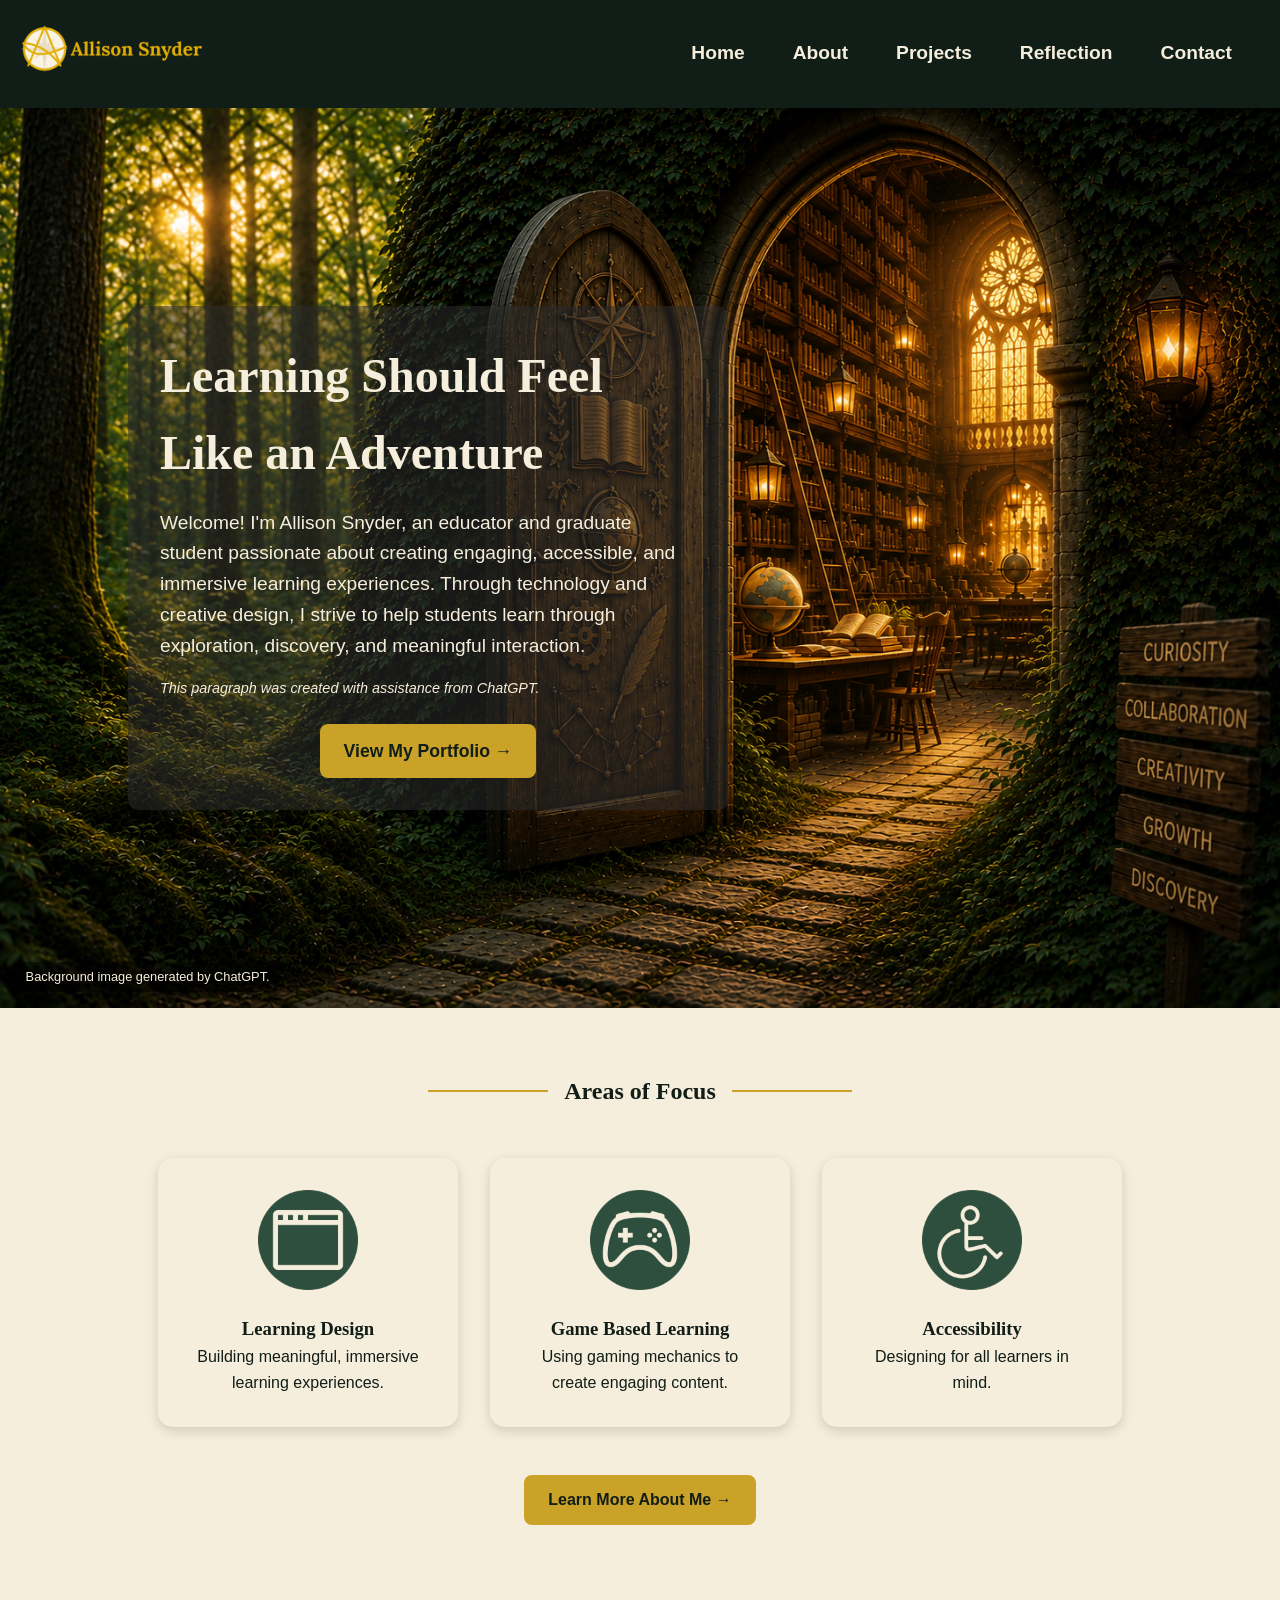
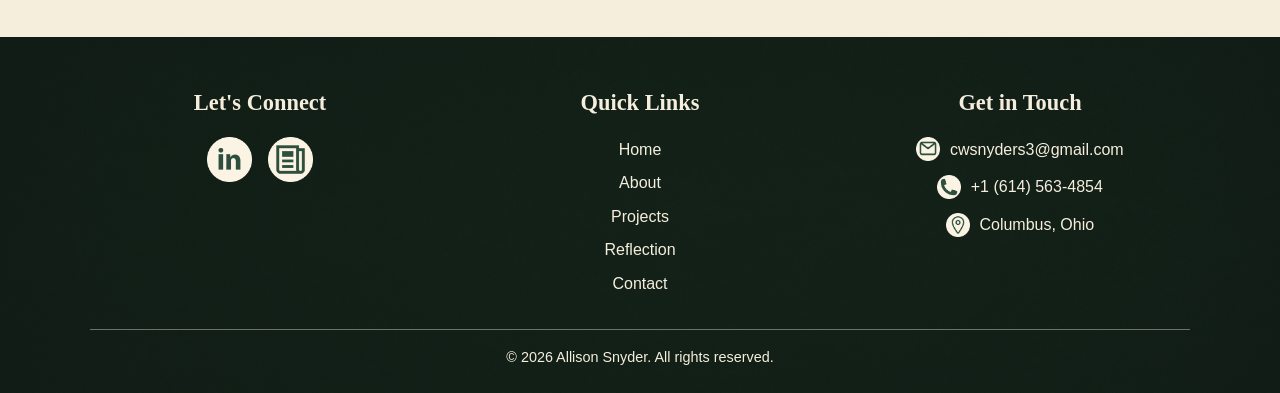
<file: webdevelopment/index.html>
<!DOCTYPE html>
     <!--
  Name: Allison Snyder
  Date: June 15, 2026
  Course: Introduction to Web Design and Development
  Description: Home Page for Allison Snyder Portfolio.
  -->
<html lang="en">
<head>
    <meta charset="utf-8">
    <meta name="viewport" content="width=device-width, initial-scale=1.0">
    <title>Home | Allison Snyder Portfolio</title>
     <!-- Link to external CSS for styling -->
      <link rel="stylesheet" href="nav.css">
    <link rel="stylesheet" href="style.css">
    <link rel="shortcut icon" href="FooterIcons/favicon.ico" type="image/x-icon" >
</head>
<body>
    <header>
 <!-- Logo and navigation will go here -->
  <div class="nav-container">
        <nav>
            <div class="logo">
                <a href="index.html">
                    <img src="logo.png" alt="Allison Snyder Logo" class="logo-image">
                </a>
            </div>

            <input type="checkbox" id="menu-toggle">

             <label for="menu-toggle" class="hamburger">
                     &#9776;
            </label>
            
<!-- Navigation with Portfolio Dropdown Menu -->
            <ul class="nav-list-2">
                <li><a href="index.html">Home</a></li>
                 <li><a href="about.html">About</a></li>
                 <li class="dropdown"> <a href="portfolio.html">Projects</a>
                     <ul class="dropdown-menu">
                        <li><a href="portfolio.html#renaissance">Renaissance Gallery</a></li>
                        <li><a href="portfolio.html#winter">Winter Wonderland</a></li>
                        <li><a href="portfolio.html#assessment">Immersive Assessment</a></li>
                        <li><a href="portfolio.html#reading">Reading Intervention</a></li>
                     </ul>
                </li>
                 <li><a href="reflection.html">Reflection</a></li>
                 <li><a href="contacts.html">Contact</a></li>
            </ul>
        </nav>
    </div>
</header>
<main>
    <!--Hero Section -->
<section class="hero">
    <div class="hero-text">

         <!-- Welcome section -->

         <h1>Learning Should Feel Like an Adventure</h1>

        <p class="introduction">
        Welcome! I'm Allison Snyder, an educator and graduate student passionate about creating engaging, accessible, and immersive learning experiences. Through technology and creative design, I strive to help students learn through exploration, discovery, and meaningful interaction.
        </p>
         <!-- AI assistance statement -->

        <p class="ai-statement">
        This paragraph was created with assistance from ChatGPT.
        </p>
        <a href="portfolio.html" class="hero-button">
        View My Portfolio →
    </a>
    </div>
        <p class="image-credit">
        Background image generated by ChatGPT.
    </p>
</section>
<!--Focus Section-->
<section class="focus">
    <h2>Areas of Focus</h2>

    <div class="focus-container">

        <article class="focus-card">
            <img src="BrowserIcon.png"
                 alt="Browser window icon representing learning design">

            <h3>Learning Design</h3>

            <p>Building meaningful, immersive learning experiences.</p>
        </article>

        <article class="focus-card">
            <img src="GamingIcon.png"
                 alt="Game controller icon representing game based learning">

            <h3>Game Based Learning</h3>

            <p>Using gaming mechanics to create engaging content.</p>
        </article>

        <article class="focus-card">
            <img src="AccessIcon.png"
                 alt="Accessibility icon representing designing for all learners">

            <h3>Accessibility</h3>

            <p>Designing for all learners in mind.</p>
        </article>
    </div>

    <div class="focus-button-container">
       <a href="about.html" class="focus-button">
        Learn More About Me →
    </a>
    </div>

</section>
</main>
 <footer>
    <!-- Footer section -->
    <div class="footer-container">

        <!-- Let's Connect Column -->
        <div class="footer-column footer-connect">
            <h2>Let's Connect</h2>

            <ul class="social-links">
                <li>
                    <a href="https://www.linkedin.com/in/allison-snyder-13248726b/"
                       target="_blank"
                       rel="noopener noreferrer">
                        <img
                            src="FooterIcons/Linkedin.png"
                            alt="Visit Allison Snyder's LinkedIn profile"
                            class="social-icon">
                    </a>
                </li>

                <li>
                    <a href="Resume.pdf" target="_blank">
                        <img
                            src="FooterIcons/Resume.png"
                            alt="View Allison Snyder's resume"
                            class="social-icon">
                    </a>
                </li>
            </ul>
        </div>

        <!-- Quick Links Column -->
        <div class="footer-column footer-links">
            <h2>Quick Links</h2>

            <ul class="footer-nav-list">
                <li><a href="index.html">Home</a></li>
                <li><a href="about.html">About</a></li>
                <li><a href="portfolio.html">Projects</a></li>
                <li><a href="reflection.html">Reflection</a></li>
                <li><a href="contacts.html">Contact</a></li>
            </ul>
        </div>

        <!-- Get in Touch Column -->
        <div class="footer-column footer-contact">
            <h2>Get in Touch</h2>

            <ul class="contact-info">
                <li>
                    <img
                        src="FooterIcons/Email.png"
                        alt=""
                        class="contact-icon">

                    <a href="mailto:cwsnyders3@gmail.com">
                        cwsnyders3@gmail.com
                    </a>
                </li>

                <li>
                    <img
                        src="FooterIcons/Phone.png"
                        alt=""
                        class="contact-icon">

                    <a href="tel:+16145634854">
                        +1 (614) 563-4854
                    </a>
                </li>

                <li>
                    <img
                        src="FooterIcons/Location.png"
                        alt=""
                        class="contact-icon">

                    <span>Columbus, Ohio</span>
                </li>
            </ul>
        </div>

    </div>

    <p class="footer-bottom">
         &copy; 2026 Allison Snyder. All rights reserved.
    </p>
</footer>
</body>
</html>
</file>
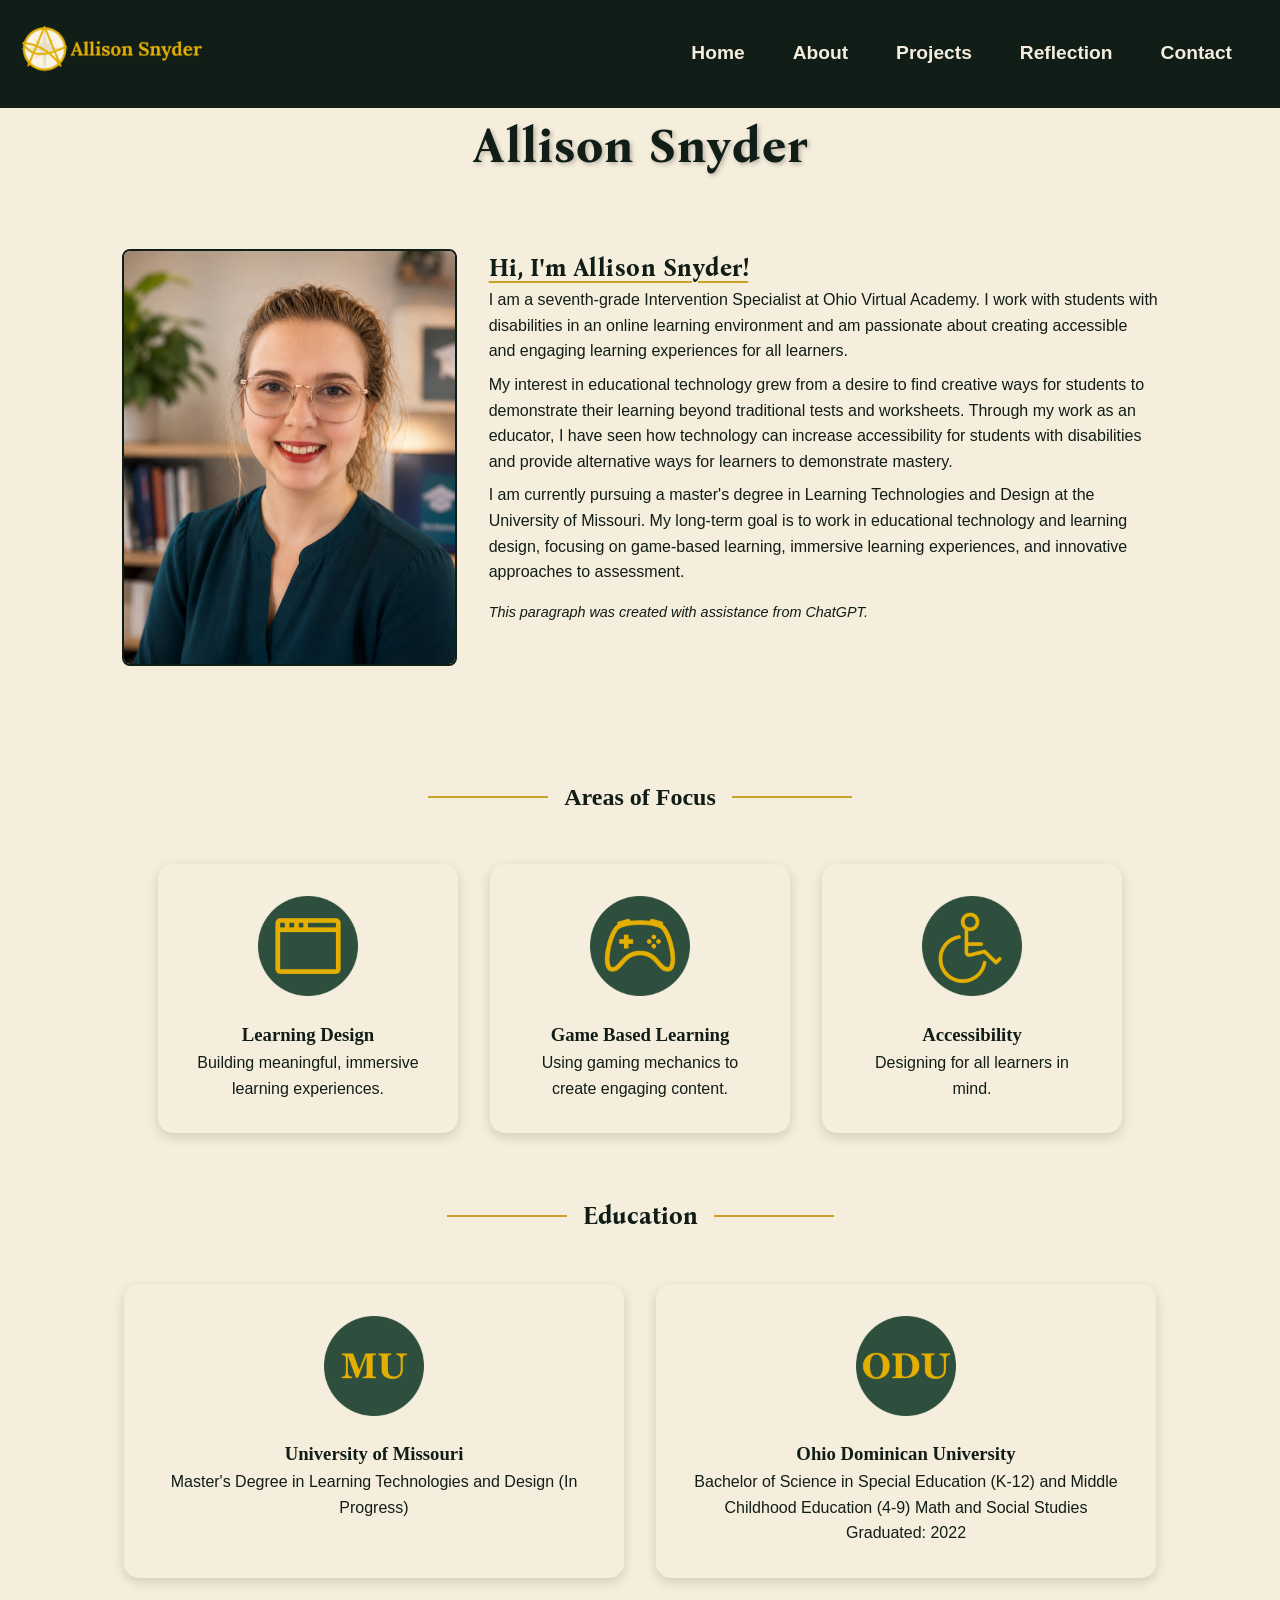
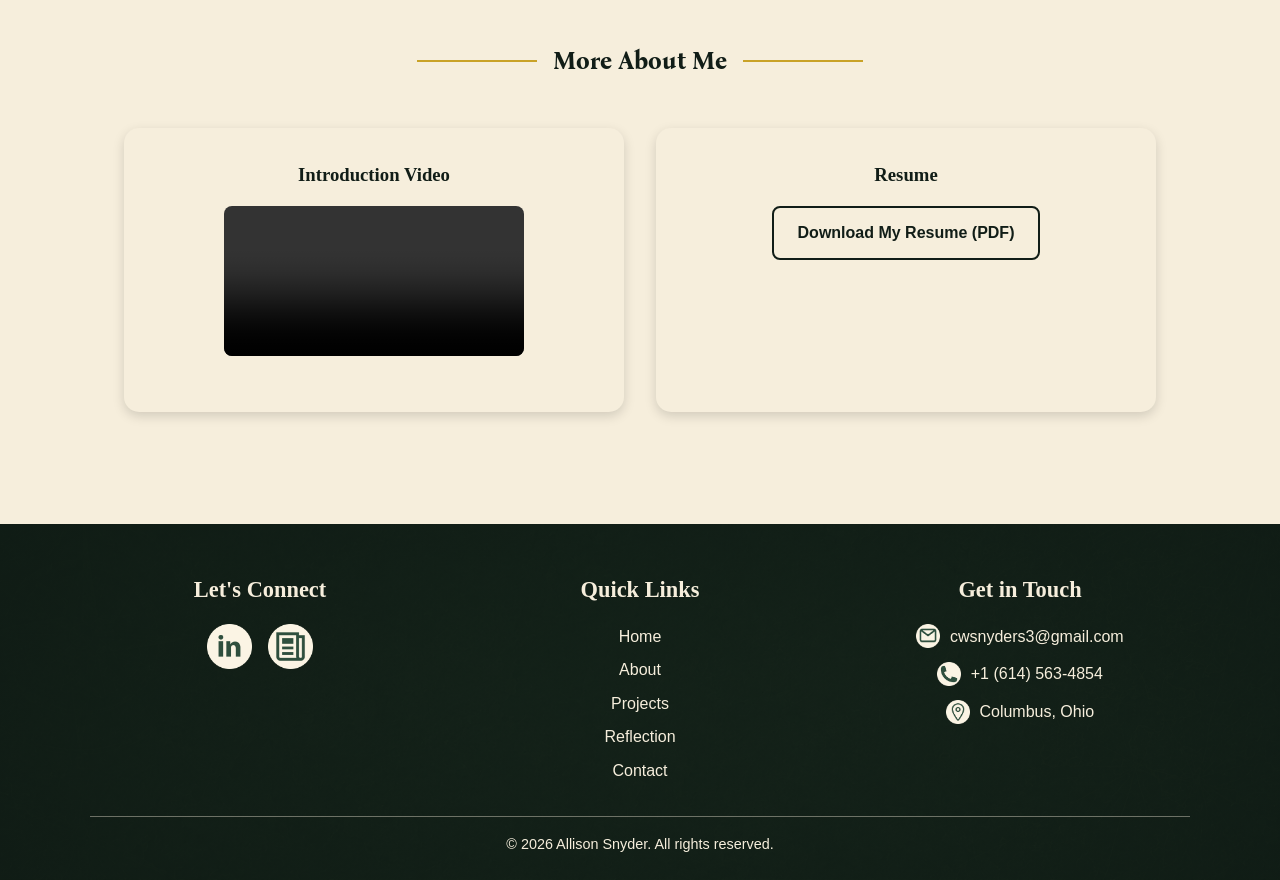
<file: webdevelopment/about.html>
<!DOCTYPE html>
     <!--
  Name: Allison Snyder
  Date: June 23, 2026
  Course: Introduction to Web Design and Development
  Description: About Page for Allison Snyder Portfolio.
  -->
<html lang="en">
<head>
    <meta charset="utf-8">
    <meta name="viewport" content="width=device-width, initial-scale=1.0">
    <title>About | Allison Snyder Portfolio</title>
        <!-- Custom font used here -->
            <link rel="preconnect" href="https://fonts.googleapis.com">
            <link rel="preconnect" href="https://fonts.gstatic.com" crossorigin>
            <link href="https://fonts.googleapis.com/css2?family=Bona+Nova:ital,wght@0,400;0,700;1,400&display=swap" rel="stylesheet">
        <!-- Link to external CSS for styling -->
      <link rel="stylesheet" href="nav.css">
    <link rel="stylesheet" href="style.css">
    <link rel="shortcut icon" href="FooterIcons/favicon.ico" type="image/x-icon">
</head>
<body>
    <header>
 <!-- Logo and navigation will go here -->
  <div class="nav-container">
        <nav>
            <div class="logo">
                <a href="index.html">
                    <img src="logo.png" alt="Allison Snyder Logo" class="logo-image">
                </a>
            </div>

            <input type="checkbox" id="menu-toggle">

             <label for="menu-toggle" class="hamburger">
                     &#9776;
            </label>
            
<!-- Navigation with Portfolio Dropdown Menu -->
            <ul class="nav-list-2">
                <li><a href="index.html">Home</a></li>
                 <li><a href="about.html">About</a></li>
                 <li class="dropdown"> <a href="portfolio.html">Projects</a>
                     <ul class="dropdown-menu">
                        <li><a href="portfolio.html#renaissance">Renaissance Gallery</a></li>
                        <li><a href="portfolio.html#winter">Winter Wonderland</a></li>
                        <li><a href="portfolio.html#assessment">Immersive Assessment</a></li>
                        <li><a href="portfolio.html#reading">Reading Intervention</a></li>
                     </ul>
                </li>
                 <li><a href="reflection.html">Reflection</a></li>
                 <li><a href="contacts.html">Contact</a></li>
            </ul>
        </nav>
    </div>
</header>
<main>
      <h1 class="about-me">Allison Snyder</h1>
    <!-- About section -->
    <section class="about-container">
    <div class="about-image">
        <img src="AllisonSnyderHeadshot.png" alt="Headshot of Allison Snyder" class="headshot">
    </div>

    <div class="about-text">
        <h2>Hi, I'm Allison Snyder!</h2>
        <p>I am a seventh-grade Intervention Specialist at Ohio Virtual Academy. I work with students with disabilities in an online learning environment and am passionate about creating accessible and engaging learning experiences for all learners. </p>
        <p>My interest in educational technology grew from a desire to find creative ways for students to demonstrate their learning beyond traditional tests and worksheets. Through my work as an educator, I have seen how technology can increase accessibility for students with disabilities and provide alternative ways for learners to demonstrate mastery.</p>
        <p>I am currently pursuing a master's degree in Learning Technologies and Design at the University of Missouri. My long-term goal is to work in educational technology and learning design, focusing on game-based learning, immersive learning experiences, and innovative approaches to assessment.</p>
        <p class="ai-statement-2">This paragraph was created with assistance from ChatGPT.</p>
    </div>
</section>
 <!--Focus Section-->
<section class="focus">
    <h2>Areas of Focus</h2>
    <div class="focus-container">

        <article class="focus-card">
            <img src="BrowserIconBold.png"
                 alt="Browser window icon representing learning design">

            <h3>Learning Design</h3>

            <p>Building meaningful, immersive learning experiences.</p>
        </article>

        <article class="focus-card">
            <img src="GamingIconBold.png"
                 alt="Game controller icon representing game based learning">

            <h3>Game Based Learning</h3>

            <p>Using gaming mechanics to create engaging content.</p>
        </article>

        <article class="focus-card">
            <img src="AccessIconBold.png"
                 alt="Accessibility icon representing designing for all learners">

            <h3>Accessibility</h3>

            <p>Designing for all learners in mind.</p>
        </article>
    </div>
</section>
    <!-- Education Section -->
    <section class="education">
        <h2>Education</h2>
            <ul class="print-education">
                 <li>University of Missouri — Master's Degree in Learning Technologies and Design (In Progress)</li>
                 <li>Ohio Dominican University — Bachelor of Science in Special Education (K-12) and Middle Childhood Education (4-9) Math and Social Studies, Graduated 2022</li>
            </ul>
        <div class="education-container">
            <article class="education-card">
                <img src="MUBold.png"
                        alt="University of Missouri representing graduate studies">
                <h3>University of Missouri</h3>
                <p>Master's Degree in Learning Technologies and Design (In Progress)</p>
            </article>

            <article class="education-card">
                <img src="ODUBold.png"
                        alt="Ohio Dominican University representing undergraduate studies">   
                <h3>Ohio Dominican University</h3>
                <p>Bachelor of Science in Special Education (K-12) and Middle Childhood Education (4-9) Math and Social Studies</p>
                <p> Graduated: 2022</p>
            </article>
        </div>
    </section>
    <!-- Media Section-->
    <section class="media">
        <h2>More About Me</h2>
        <div class="media-container">
         <article class="media-card">
            <h3>Introduction Video</h3>
           <video controls>
                <source src="VideoIntroduction.mp4" type="video/mp4">
                Your browser does not support the video tag.
            </video>
        </article>

        <article class="media-card">
            <h3>Resume</h3>
            <a class="resume-link" href="SnyderResume.pdf" target="_blank">
             Download My Resume (PDF)
             </a>
        </article>
        </div>
    </section>
</main>
 <footer>
    <!-- Footer section -->
    <div class="footer-container">

        <!-- Let's Connect Column -->
        <div class="footer-column footer-connect">
            <h2>Let's Connect</h2>

            <ul class="social-links">
                <li>
                    <a href="https://www.linkedin.com/in/allison-snyder-13248726b/"
                       target="_blank"
                       rel="noopener noreferrer">
                        <img
                            src="FooterIcons/Linkedin.png"
                            alt="Visit Allison Snyder's LinkedIn profile"
                            class="social-icon">
                    </a>
                </li>

                <li>
                    <a href="Resume.pdf" target="_blank">
                        <img
                            src="FooterIcons/Resume.png"
                            alt="View Allison Snyder's resume"
                            class="social-icon">
                    </a>
                </li>
            </ul>
        </div>

        <!-- Quick Links Column -->
        <div class="footer-column footer-links">
            <h2>Quick Links</h2>

            <ul class="footer-nav-list">
                <li><a href="index.html">Home</a></li>
                <li><a href="about.html">About</a></li>
                <li><a href="portfolio.html">Projects</a></li>
                <li><a href="reflection.html">Reflection</a></li>
                <li><a href="contacts.html">Contact</a></li>
            </ul>
        </div>

        <!-- Get in Touch Column -->
        <div class="footer-column footer-contact">
            <h2>Get in Touch</h2>

            <ul class="contact-info">
                <li>
                    <img
                        src="FooterIcons/Email.png"
                        alt=""
                        class="contact-icon">

                    <a href="mailto:cwsnyders3@gmail.com">
                        cwsnyders3@gmail.com
                    </a>
                </li>

                <li>
                    <img
                        src="FooterIcons/Phone.png"
                        alt=""
                        class="contact-icon">

                    <a href="tel:+16145634854">
                        +1 (614) 563-4854
                    </a>
                </li>

                <li>
                    <img
                        src="FooterIcons/Location.png"
                        alt=""
                        class="contact-icon">

                    <span>Columbus, Ohio</span>
                </li>
            </ul>
        </div>

    </div>

    <p class="footer-bottom">
         &copy; 2026 Allison Snyder. All rights reserved.
    </p>
</footer>
</body>
</html>
</file>
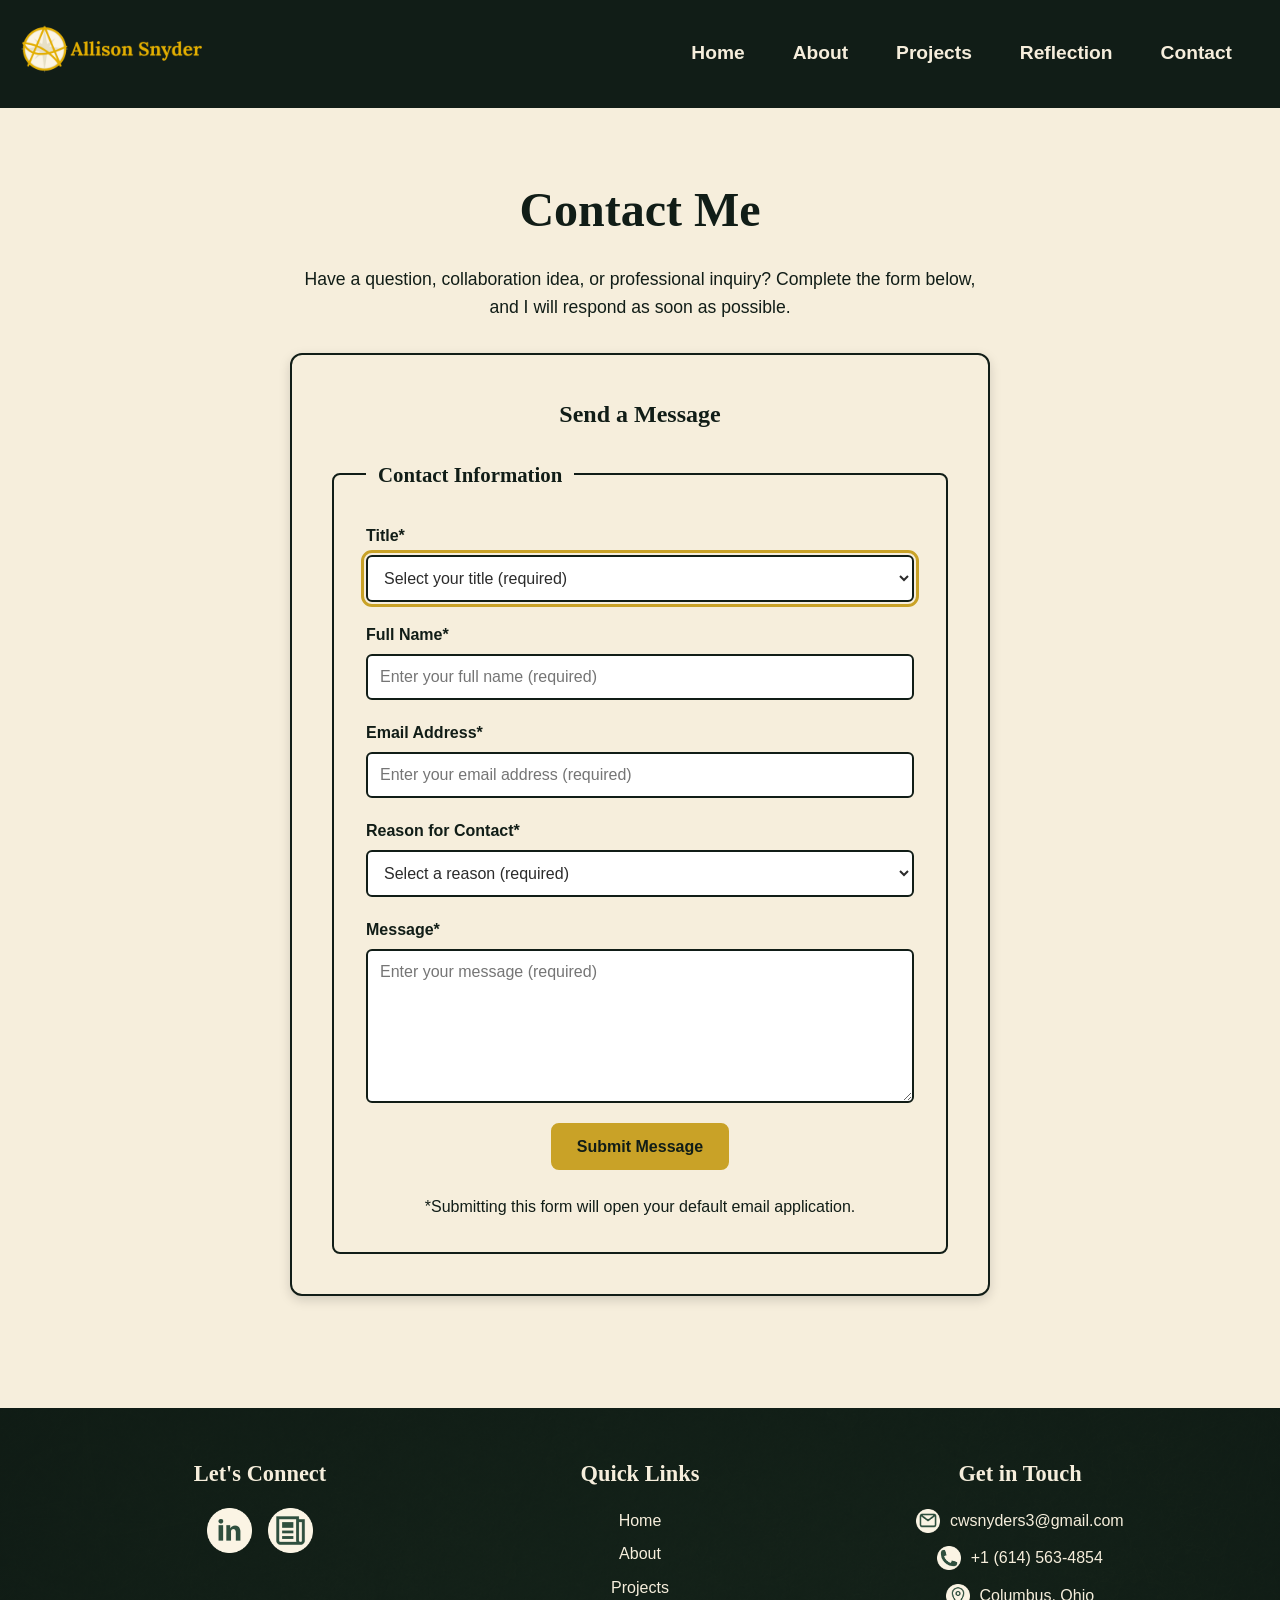
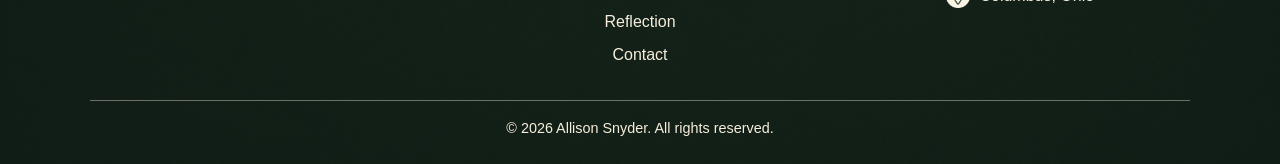
<file: webdevelopment/contacts.html>
<!DOCTYPE html>
     <!--
  Name: Allison Snyder
  Date: June 23, 2026
  Course: Introduction to Web Design and Development
  Description: Contact Page for Allison Snyder Portfolio.
  -->
<html lang="en">
<head>
    <meta charset="utf-8">
    <meta name="viewport" content="width=device-width, initial-scale=1.0">
    <title>Contact Me</title>
     <!-- Link to external CSS for styling -->
      <link rel="stylesheet" href="nav.css">
    <link rel="stylesheet" href="style.css">
    <link rel="shortcut icon" href="FooterIcons/favicon.ico" type="image/x-icon">
</head>
<body>
    <header>
  <!-- Logo and navigation will go here -->
  <div class="nav-container">
        <nav>
            <div class="logo">
                <a href="index.html">
                    <img src="logo.png" alt="Allison Snyder Logo" class="logo-image">
                </a>
            </div>

            <input type="checkbox" id="menu-toggle">

             <label for="menu-toggle" class="hamburger">
                     &#9776;
            </label>
            
<!-- Navigation with Portfolio Dropdown Menu -->
            <ul class="nav-list-2">
                <li><a href="index.html">Home</a></li>
                 <li><a href="about.html">About</a></li>
                 <li class="dropdown"> <a href="portfolio.html">Projects</a>
                     <ul class="dropdown-menu">
                        <li><a href="portfolio.html#renaissance">Renaissance Gallery</a></li>
                        <li><a href="portfolio.html#winter">Winter Wonderland</a></li>
                        <li><a href="portfolio.html#assessment">Immersive Assessment</a></li>
                        <li><a href="portfolio.html#reading">Reading Intervention</a></li>
                     </ul>
                </li>
                 <li><a href="reflection.html">Reflection</a></li>
                 <li><a href="contacts.html">Contact</a></li>
            </ul>
        </nav>
    </div>
</header>
 <main class="contact-page">

        <!-- Contact Page Introduction -->

        <section class="contact-introduction">

            <h1>Contact Me</h1>

            <p>
                Have a question, collaboration idea, or professional inquiry?
                Complete the form below, and I will respond as soon as possible.
            </p>

        </section>

        <!-- Contact Form Section -->

        <section class="contact-form-section">

            <h2>Send a Message</h2>

            <form
                class="contact-form"
                action="mailto:cwsnyders3gmai.com?Subject=Portfolio%20Contact%20Form"
                method="post"
                enctype="text/plain">

                <fieldset>

                    <legend>Contact Information</legend>

                    <!-- Title Dropdown -->

                    <div class="form-group">

                        <label for="title">
                            Title*
                        </label>

                        <select
                            id="title"
                            name="Title"
                            required
                            autofocus
                            tabindex="1">

                            <option value="" disabled selected>
                                Select your title (required)
                            </option>

                            <option value="Mr.">Mr.</option>
                            <option value="Ms.">Ms.</option>
                            <option value="Mrs.">Mrs.</option>
                            <option value="Dr.">Dr.</option>
                            <option value="Other">Other</option>

                        </select>

                    </div>

                    <!-- Full Name -->

                    <div class="form-group">

                        <label for="full-name">
                            Full Name*
                        </label>

                        <input
                            type="text"
                            id="full-name"
                            name="Full Name"
                            placeholder="Enter your full name (required)"
                            required
                            tabindex="2">

                    </div>

                    <!-- Email Address -->

                    <div class="form-group">

                        <label for="email">
                            Email Address*
                        </label>

                        <input
                            type="email"
                            id="email"
                            name="Email Address"
                            placeholder="Enter your email address (required)"
                            required
                            tabindex="3">

                    </div>

                    <!-- Reason for Contact -->

                    <div class="form-group">

                        <label for="contact-reason">
                            Reason for Contact*
                        </label>

                        <select
                            id="contact-reason"
                            name="Reason for Contact"
                            required
                            tabindex="4">

                            <option value="" disabled selected>
                                Select a reason (required)
                            </option>

                            <option value="General Question">
                                General Question
                            </option>

                            <option value="Collaboration Opportunity">
                                Collaboration Opportunity
                            </option>

                            <option value="Portfolio Feedback">
                                Portfolio Feedback
                            </option>

                            <option value="Professional Inquiry">
                                Professional Inquiry
                            </option>

                            <option value="Other">
                                Other
                            </option>

                        </select>

                    </div>

                    <!-- Message -->

                    <div class="form-group">

                        <label for="message">
                            Message*
                        </label>

                        <textarea
                            id="message"
                            name="Message"
                            rows="7"
                            placeholder="Enter your message (required)"
                            required
                            tabindex="5"></textarea>

                    </div>

                    <!-- Submit Button -->

                    <button
                        class="contact-submit"
                        type="submit"
                        tabindex="6">
                        Submit Message
                    </button>
                    <p class="form-instructions">*Submitting this form will open your default email application.</p>

                </fieldset>

            </form>

        </section>

    </main>
 <footer>
    <!-- Footer section -->
    <div class="footer-container">

        <!-- Let's Connect Column -->
        <div class="footer-column footer-connect">
            <h2>Let's Connect</h2>

            <ul class="social-links">
                <li>
                    <a href="https://www.linkedin.com/in/allison-snyder-13248726b/"
                       target="_blank"
                       rel="noopener noreferrer">
                        <img
                            src="FooterIcons/Linkedin.png"
                            alt="Visit Allison Snyder's LinkedIn profile"
                            class="social-icon">
                    </a>
                </li>

                <li>
                    <a href="Resume.pdf" target="_blank">
                        <img
                            src="FooterIcons/Resume.png"
                            alt="View Allison Snyder's resume"
                            class="social-icon">
                    </a>
                </li>
            </ul>
        </div>

        <!-- Quick Links Column -->
        <div class="footer-column footer-links">
            <h2>Quick Links</h2>

            <ul class="footer-nav-list">
                <li><a href="index.html">Home</a></li>
                <li><a href="about.html">About</a></li>
                <li><a href="portfolio.html">Projects</a></li>
                <li><a href="reflection.html">Reflection</a></li>
                <li><a href="contacts.html">Contact</a></li>
            </ul>
        </div>

        <!-- Get in Touch Column -->
        <div class="footer-column footer-contact">
            <h2>Get in Touch</h2>

            <ul class="contact-info">
                <li>
                    <img
                        src="FooterIcons/Email.png"
                        alt=""
                        class="contact-icon">

                    <a href="mailto:cwsnyders3@gmail.com">
                        cwsnyders3@gmail.com
                    </a>
                </li>

                <li>
                    <img
                        src="FooterIcons/Phone.png"
                        alt=""
                        class="contact-icon">

                    <a href="tel:+16145634854">
                        +1 (614) 563-4854
                    </a>
                </li>

                <li>
                    <img
                        src="FooterIcons/Location.png"
                        alt=""
                        class="contact-icon">

                    <span>Columbus, Ohio</span>
                </li>
            </ul>
        </div>

    </div>

    <p class="footer-bottom">
         &copy; 2026 Allison Snyder. All rights reserved.
    </p>
</footer>
</body>
</html>
</file>
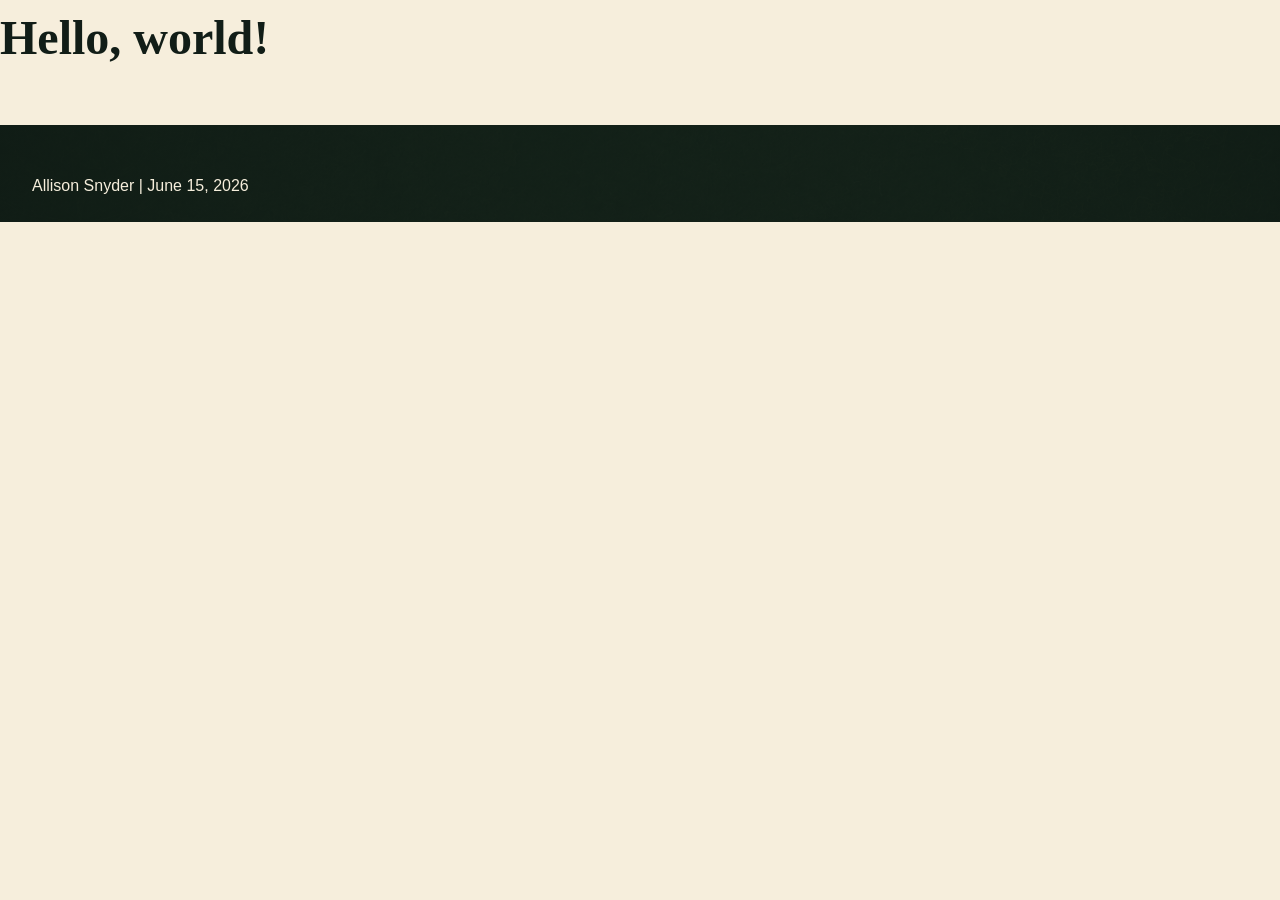
<file: webdevelopment/philosophy.html>
<!DOCTYPE html>
     <!--
  Name: Allison Snyder
  Date: June 15, 2026
  Course: Introduction to Web Design and Development
  Description: Reusable HTML boilerplate template.
  -->
<html lang="en">
<head>
    <meta charset="utf-8">
    <meta name="viewport" content="width=device-width, initial-scale=1.0">
    <title>My Starter Template</title>
     <!-- Link to external CSS for styling -->
    <link rel="stylesheet" href="style.css">
</head>
<body>
    <header>
 <!-- Logo and navigation will go here -->
</header>
<h1>Hello, world!</h1>
<!-- Content will go here -->
 <footer>
    <!-- Footer contains creator information -->
    <p>Allison Snyder | June 15, 2026</p>
</footer>
</body>
</html>
</file>
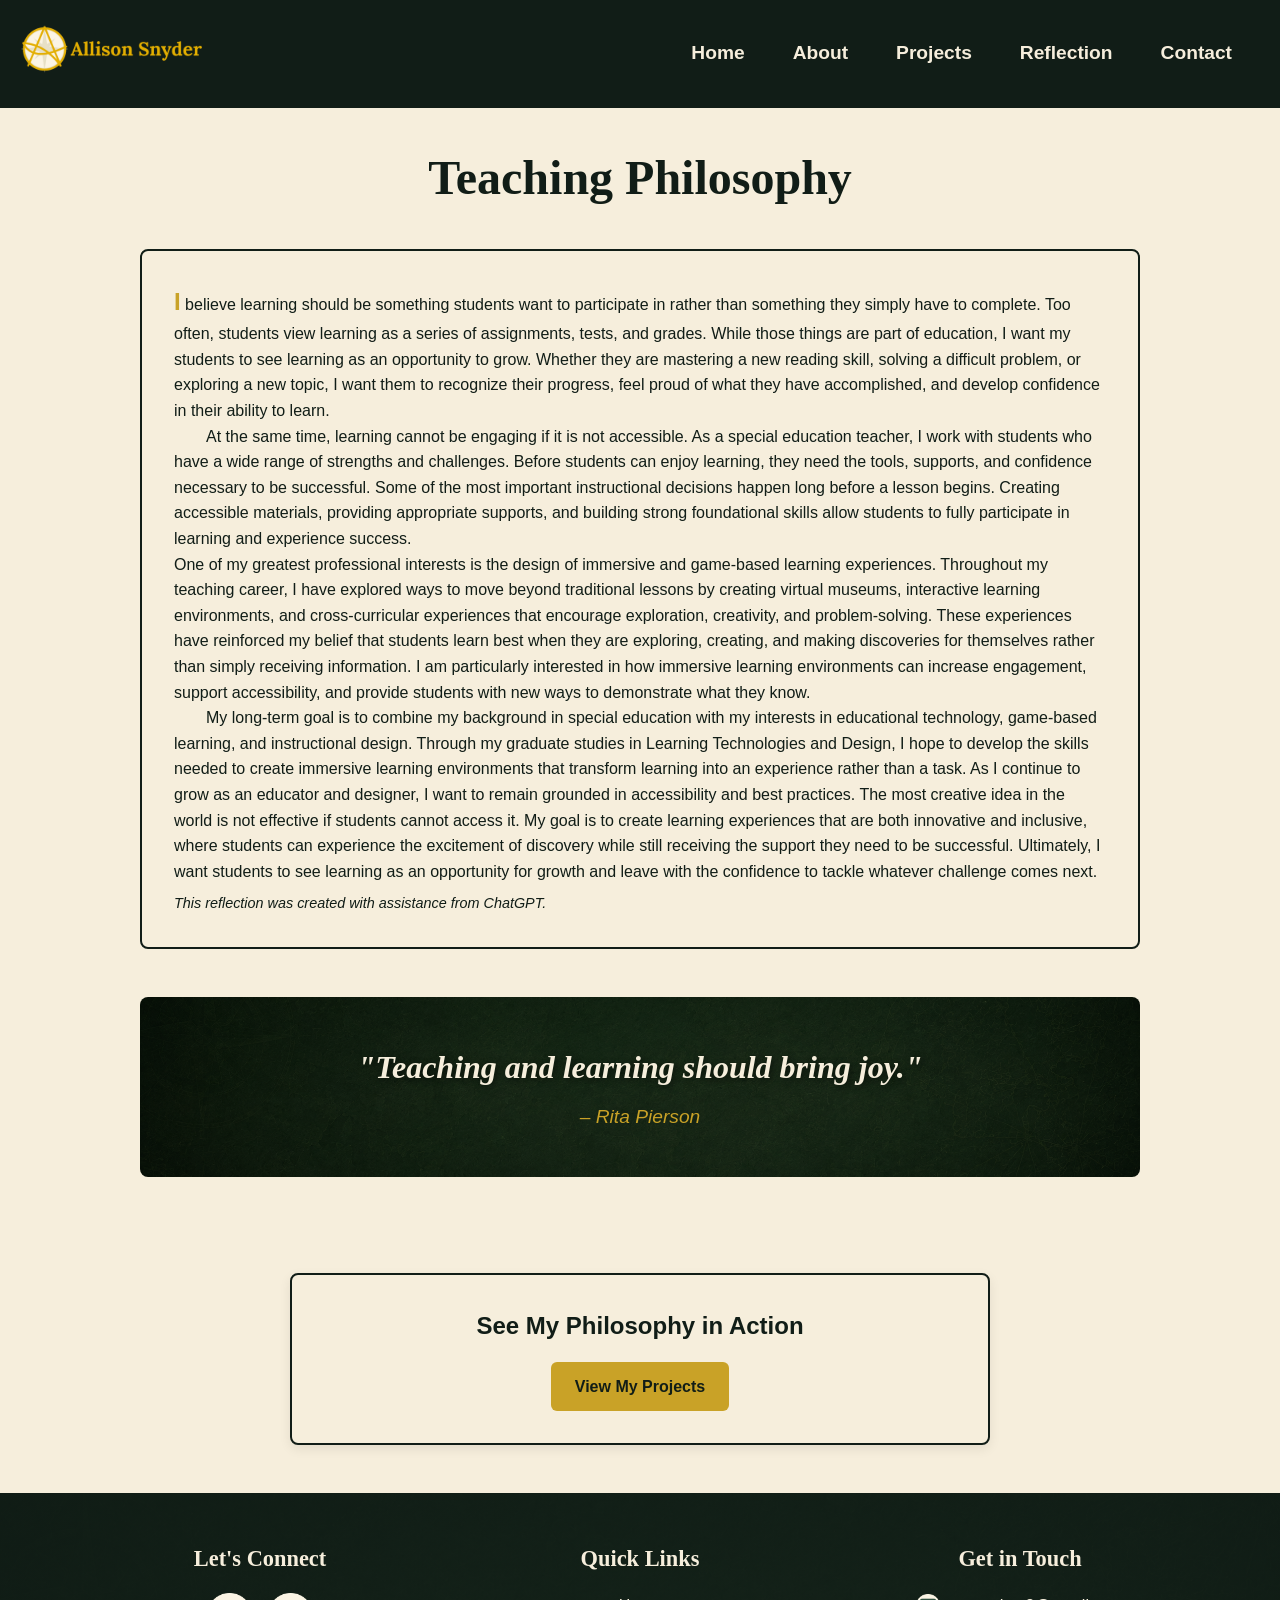
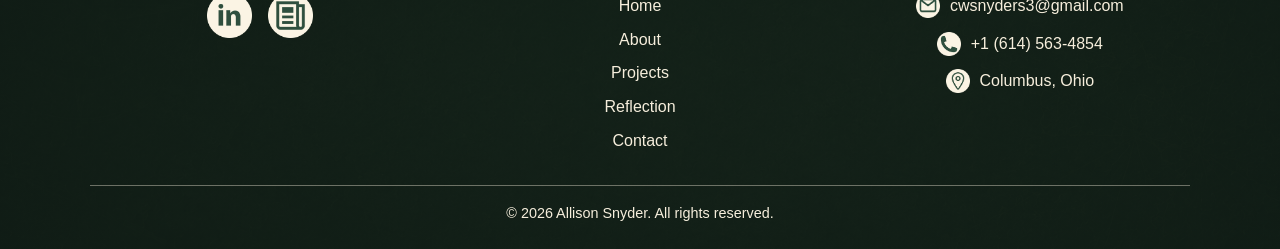
<file: webdevelopment/reflection.html>
<!DOCTYPE html>
     <!--
  Name: Allison Snyder
  Date: June 23, 2026
  Course: Introduction to Web Design and Development
  Description: Philosophy Page for Allison Snyder Portfolio.
  -->
<html lang="en">
<head>
    <meta charset="utf-8">
    <meta name="viewport" content="width=device-width, initial-scale=1.0">
    <title>My Teaching Philosophy</title>
     <!-- Link to external CSS for styling -->
      <link rel="stylesheet" href="nav.css">
    <link rel="stylesheet" href="style.css">
    <link rel="shortcut icon" href="FooterIcons/favicon.ico" type="image/x-icon">
</head>
<body>
    <header>
 <!-- Logo and navigation will go here -->
  <div class="nav-container">
        <nav>
            <div class="logo">
                <a href="index.html">
                    <img src="logo.png" alt="Allison Snyder Logo" class="logo-image">
                </a>
            </div>

            <input type="checkbox" id="menu-toggle">

             <label for="menu-toggle" class="hamburger">
                     &#9776;
            </label>
            
<!-- Navigation with Portfolio Dropdown Menu -->
            <ul class="nav-list-2">
                <li><a href="index.html">Home</a></li>
                 <li><a href="about.html">About</a></li>
                 <li class="dropdown"> <a href="portfolio.html">Projects</a>
                     <ul class="dropdown-menu">
                        <li><a href="portfolio.html#renaissance">Renaissance Gallery</a></li>
                        <li><a href="portfolio.html#winter">Winter Wonderland</a></li>
                        <li><a href="portfolio.html#assessment">Immersive Assessment</a></li>
                        <li><a href="portfolio.html#reading">Reading Intervention</a></li>
                     </ul>
                </li>
                 <li><a href="reflection.html">Reflection</a></li>
                 <li><a href="contacts.html">Contact</a></li>
            </ul>
        </nav>
    </div>
</header>
<main>
    <!-- Teaching Philosophy Content -->
    <section class="philosophy-section">
        <h1>Teaching Philosophy</h1>

        <div class="philosophy-text-box">
            <p>I believe learning should be something students want to participate in rather than something they simply have to complete. Too often, students view learning as a series of assignments, tests, and grades. While those things are part of education, I want my students to see learning as an opportunity to grow. Whether they are mastering a new reading skill, solving a difficult problem, or exploring a new topic, I want them to recognize their progress, feel proud of what they have accomplished, and develop confidence in their ability to learn. </p>

            <p>At the same time, learning cannot be engaging if it is not accessible. As a special education teacher, I work with students who have a wide range of strengths and challenges. Before students can enjoy learning, they need the tools, supports, and confidence necessary to be successful. Some of the most important instructional decisions happen long before a lesson begins. Creating accessible materials, providing appropriate supports, and building strong foundational skills allow students to fully participate in learning and experience success.</p>

            <p>One of my greatest professional interests is the design of immersive and game-based learning experiences. Throughout my teaching career, I have explored ways to move beyond traditional lessons by creating virtual museums, interactive learning environments, and cross-curricular experiences that encourage exploration, creativity, and problem-solving. These experiences have reinforced my belief that students learn best when they are exploring, creating, and making discoveries for themselves rather than simply receiving information. I am particularly interested in how immersive learning environments can increase engagement, support accessibility, and provide students with new ways to demonstrate what they know.</p>

            <p>My long-term goal is to combine my background in special education with my interests in educational technology, game-based learning, and instructional design. Through my graduate studies in Learning Technologies and Design, I hope to develop the skills needed to create immersive learning environments that transform learning into an experience rather than a task. As I continue to grow as an educator and designer, I want to remain grounded in accessibility and best practices. The most creative idea in the world is not effective if students cannot access it. My goal is to create learning experiences that are both innovative and inclusive, where students can experience the excitement of discovery while still receiving the support they need to be successful. Ultimately, I want students to see learning as an opportunity for growth and leave with the confidence to tackle whatever challenge comes next.</p>

            <p class="ai-statement-2"> This reflection was created with assistance from ChatGPT.</p>
        </div>

        <div class="philosophy-banner">
             <h2>"Teaching and learning should bring joy."</h2>
             <p>– Rita Pierson</p>
        </div>
        
    </section>

    <!-- Philosophy in Action Section -->
    <section class="philosophy-action">
        <h2>See My Philosophy in Action</h2>
        <a href="portfolio.html" class="project-button">View My Projects</a>
    </section>
</main>
 <footer>
    <!-- Footer section -->
    <div class="footer-container">

        <!-- Let's Connect Column -->
        <div class="footer-column footer-connect">
            <h2>Let's Connect</h2>

            <ul class="social-links">
                <li>
                    <a href="https://www.linkedin.com/in/allison-snyder-13248726b/"
                       target="_blank"
                       rel="noopener noreferrer">
                        <img
                            src="FooterIcons/Linkedin.png"
                            alt="Visit Allison Snyder's LinkedIn profile"
                            class="social-icon">
                    </a>
                </li>

                <li>
                    <a href="Resume.pdf" target="_blank">
                        <img
                            src="FooterIcons/Resume.png"
                            alt="View Allison Snyder's resume"
                            class="social-icon">
                    </a>
                </li>
            </ul>
        </div>

        <!-- Quick Links Column -->
        <div class="footer-column footer-links">
            <h2>Quick Links</h2>

            <ul class="footer-nav-list">
                <li><a href="index.html">Home</a></li>
                <li><a href="about.html">About</a></li>
                <li><a href="portfolio.html">Projects</a></li>
                <li><a href="reflection.html">Reflection</a></li>
                <li><a href="contacts.html">Contact</a></li>
            </ul>
        </div>

        <!-- Get in Touch Column -->
        <div class="footer-column footer-contact">
            <h2>Get in Touch</h2>

            <ul class="contact-info">
                <li>
                    <img
                        src="FooterIcons/Email.png"
                        alt=""
                        class="contact-icon">

                     <a href="mailto:cwsnyders3@gmail.com">
                        cwsnyders3@gmail.com
                    </a>
                </li>

                <li>
                    <img
                        src="FooterIcons/Phone.png"
                        alt=""
                        class="contact-icon">

                    <a href="tel:+16145634854">
                        +1 (614) 563-4854
                    </a>
                </li>

                <li>
                    <img
                        src="FooterIcons/Location.png"
                        alt=""
                        class="contact-icon">

                    <span>Columbus, Ohio</span>
                </li>
            </ul>
        </div>

    </div>

    <p class="footer-bottom">
         &copy; 2026 Allison Snyder. All rights reserved.
    </p>
</footer>
</body>
</html>
</file>
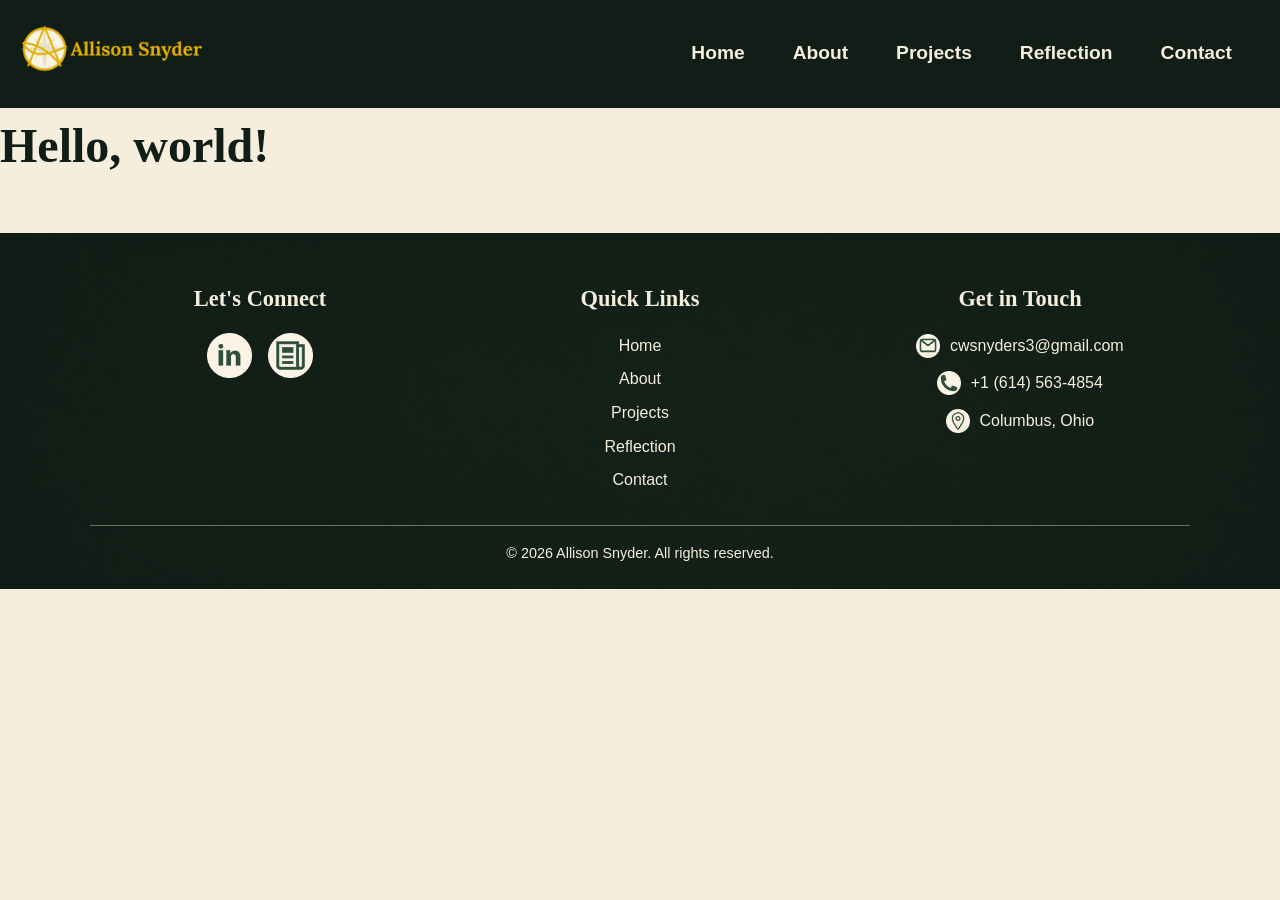
<file: webdevelopment/Snydertemplate.html>
<!DOCTYPE html>
     <!--
  Name: Allison Snyder
  Date: June 26, 2026
  Course: Introduction to Web Design and Development
  Description: Reusable HTML boilerplate template.
  -->

<html lang="en">
<head>
    <meta charset="utf-8">
    <meta name="viewport" content="width=device-width, initial-scale=1.0">
    <title>
        Allison Snyder Website Template
    </title>
     <!-- Link to external CSS for styling -->
      <link rel="stylesheet" href="nav.css">
    <link rel="stylesheet" href="style.css">
    <link rel="shortcut icon" href="FooterIcons/favicon.ico" type="image/x-icon">
</head>
<body>
    <header>
  <!-- Logo and navigation will go here -->
  <div class="nav-container">
        <nav>
            <div class="logo">
                <a href="index.html">
                    <img src="logo.png" alt="Allison Snyder Logo" class="logo-image">
                </a>
            </div>

            <input type="checkbox" id="menu-toggle">

             <label for="menu-toggle" class="hamburger">
                     &#9776;
            </label>
            
<!-- Navigation with Portfolio Dropdown Menu -->
            <ul class="nav-list-2">
                <li><a href="index.html">Home</a></li>
                 <li><a href="about.html">About</a></li>
                 <li class="dropdown"> <a href="portfolio.html">Projects</a>
                     <ul class="dropdown-menu">
                        <li><a href="portfolio.html#renaissance">Renaissance Gallery</a></li>
                        <li><a href="portfolio.html#winter">Winter Wonderland</a></li>
                        <li><a href="portfolio.html#assessment">Immersive Assessment</a></li>
                        <li><a href="portfolio.html#reading">Reading Intervention</a></li>
                     </ul>
                </li>
                 <li><a href="reflection.html">Reflection</a></li>
                 <li><a href="contacts.html">Contact</a></li>
            </ul>
        </nav>
    </div>
</header>
<h1>Hello, world!</h1>
<!-- Content will go here -->
 <footer>
    <div class="footer-container">

        <!-- Let's Connect Column -->
        <div class="footer-column footer-connect">
            <h2>Let's Connect</h2>

            <ul class="social-links">
                <li>
                    <a href="https://www.linkedin.com/in/allison-snyder-13248726b/"
                       target="_blank"
                       rel="noopener noreferrer">
                        <img
                            src="FooterIcons/Linkedin.png"
                            alt="Visit Allison Snyder's LinkedIn profile"
                            class="social-icon">
                    </a>
                </li>

                <li>
                    <a href="Resume.pdf" target="_blank">
                        <img
                            src="FooterIcons/Resume.png"
                            alt="View Allison Snyder's resume"
                            class="social-icon">
                    </a>
                </li>
            </ul>
        </div>

        <!-- Quick Links Column -->
        <div class="footer-column footer-links">
            <h2>Quick Links</h2>

            <ul class="footer-nav-list">
                <li><a href="index.html">Home</a></li>
                <li><a href="about.html">About</a></li>
                <li><a href="portfolio.html">Projects</a></li>
                <li><a href="reflection.html">Reflection</a></li>
                <li><a href="contacts.html">Contact</a></li>
            </ul>
        </div>

        <!-- Get in Touch Column -->
        <div class="footer-column footer-contact">
            <h2>Get in Touch</h2>

            <ul class="contact-info">
                <li>
                    <img
                        src="FooterIcons/Email.png"
                        alt=""
                        class="contact-icon">

                     <a href="mailto:cwsnyders3@gmail.com">
                        cwsnyders3@gmail.com
                    </a>
                </li>

                <li>
                    <img
                        src="FooterIcons/Phone.png"
                        alt=""
                        class="contact-icon">

                    <a href="tel:+16145634854">
                        +1 (614) 563-4854
                    </a>
                </li>

                <li>
                    <img
                        src="FooterIcons/Location.png"
                        alt=""
                        class="contact-icon">

                    <span>Columbus, Ohio</span>
                </li>
            </ul>
        </div>

    </div>

    <p class="footer-bottom">
         &copy; 2026 Allison Snyder. All rights reserved.
    </p>
</footer>
</body>
</html>
</file>
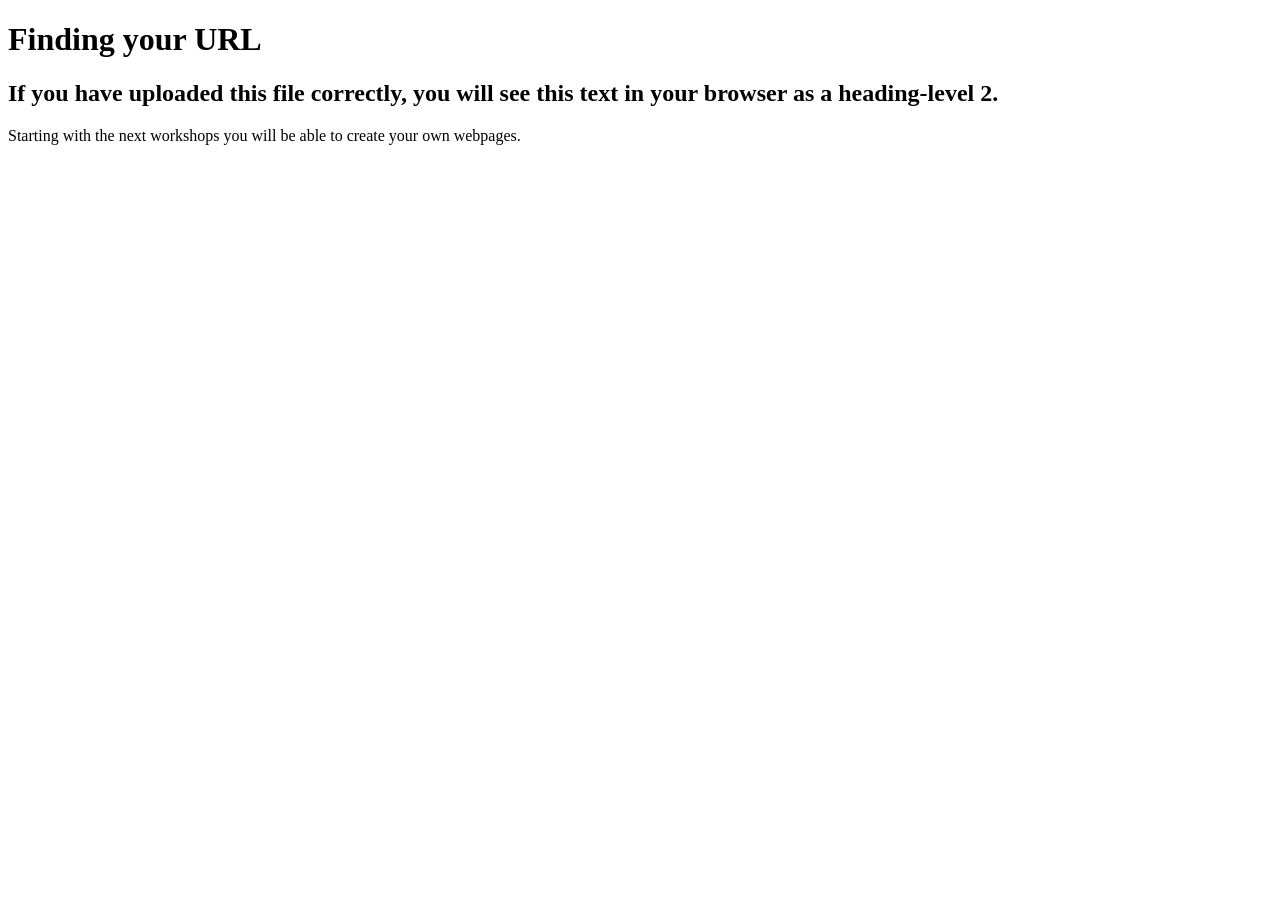
<file: webdevelopment/test.html>
<!DOCTYPE html>
<html>
    
    <head>
        <meta charset="utf-8">
       <title>Finding Your URL</title>
        <meta name="description" content="Finding your URL in GitHub">
    </head>
    <body>
        
        <h1>Finding your URL</h1>
        <h2>If you have uploaded this file correctly, you will see this text in your browser as a heading-level 2.</h2>
        
        <p>
            Starting with the next workshops you will be able to create your own webpages.
        </p>
        
    
    </body>
</html>
</file>
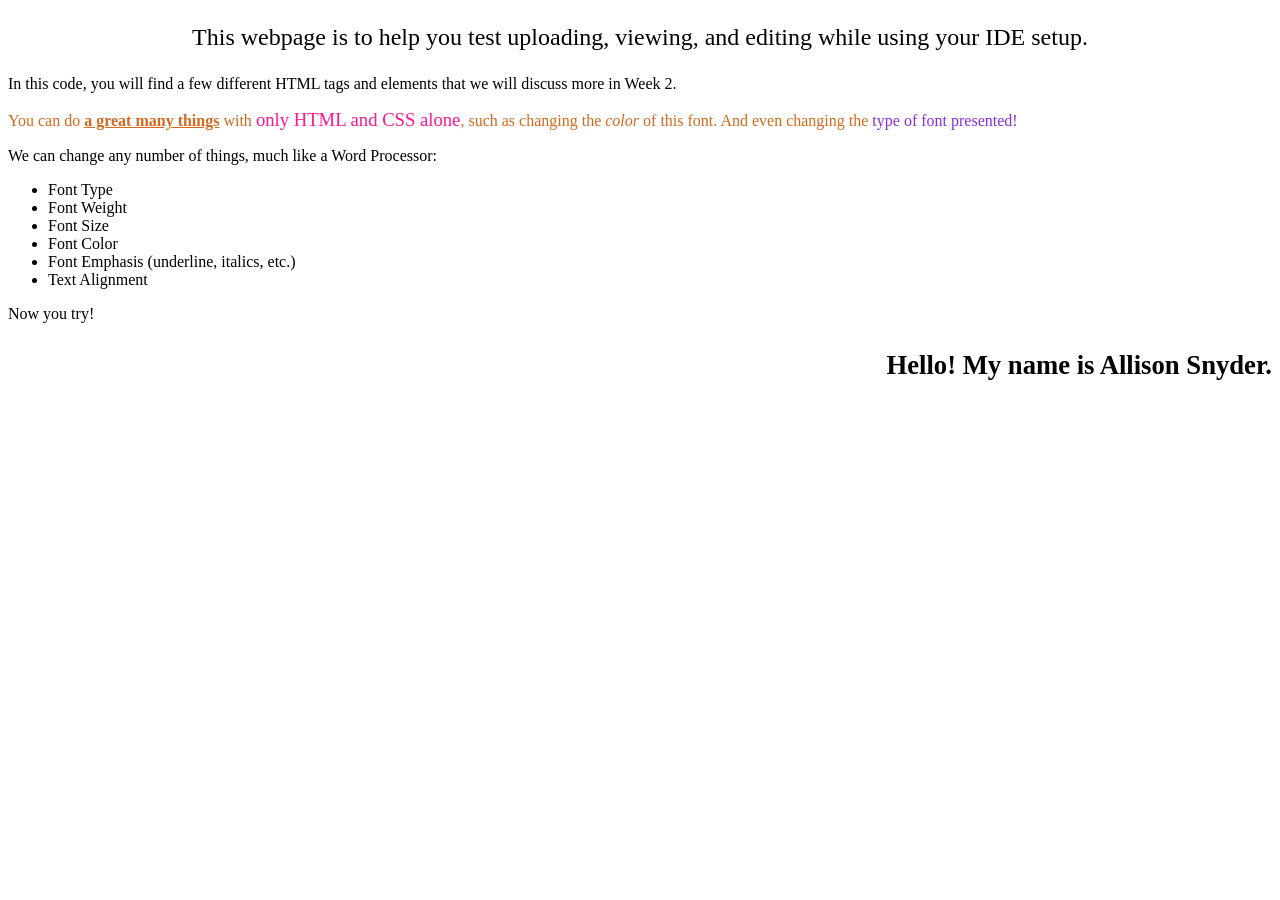
<file: webdevelopment/webpageTest.html>
<!DOCTYPE html>
<html lang="en-US">
<head>
    <title>testing your website</title>
    <meta charset="utf-8">
</head>
<body>
<p style="text-align: center; font-size: 18pt;">This webpage is to help you test uploading, viewing, and editing while using your IDE setup.</p>
    
<p>In this code, you will find a few different HTML tags and elements that we will discuss more in Week 2.</p>
    <p style="color:chocolate;">You can do <span style="font-weight: 600; text-decoration: underline;"> a great many things</span> with <span style="font-size: 14pt; color: deeppink;">only HTML and CSS alone</span>, such as changing the <em>color</em> of this font. And even changing the <span style="font-family: cursive; color:blueviolet;"> type of font presented!</span></p>
    <p>We can change any number of things, much like a Word Processor:</p>
    <ul>
    <li>Font Type</li>
        <li>Font Weight</li>
        <li>Font Size</li>
        <li>Font Color</li>
        <li>Font Emphasis (underline, italics, etc.)</li>
        <li>Text Alignment</li>
    </ul>
    <p> Now you try! </p>
    <p style="text-align: right; font-weight: bold; font-size: 20pt;">Hello! My name is Allison Snyder. </p>
    
</body>
</html>
</file>
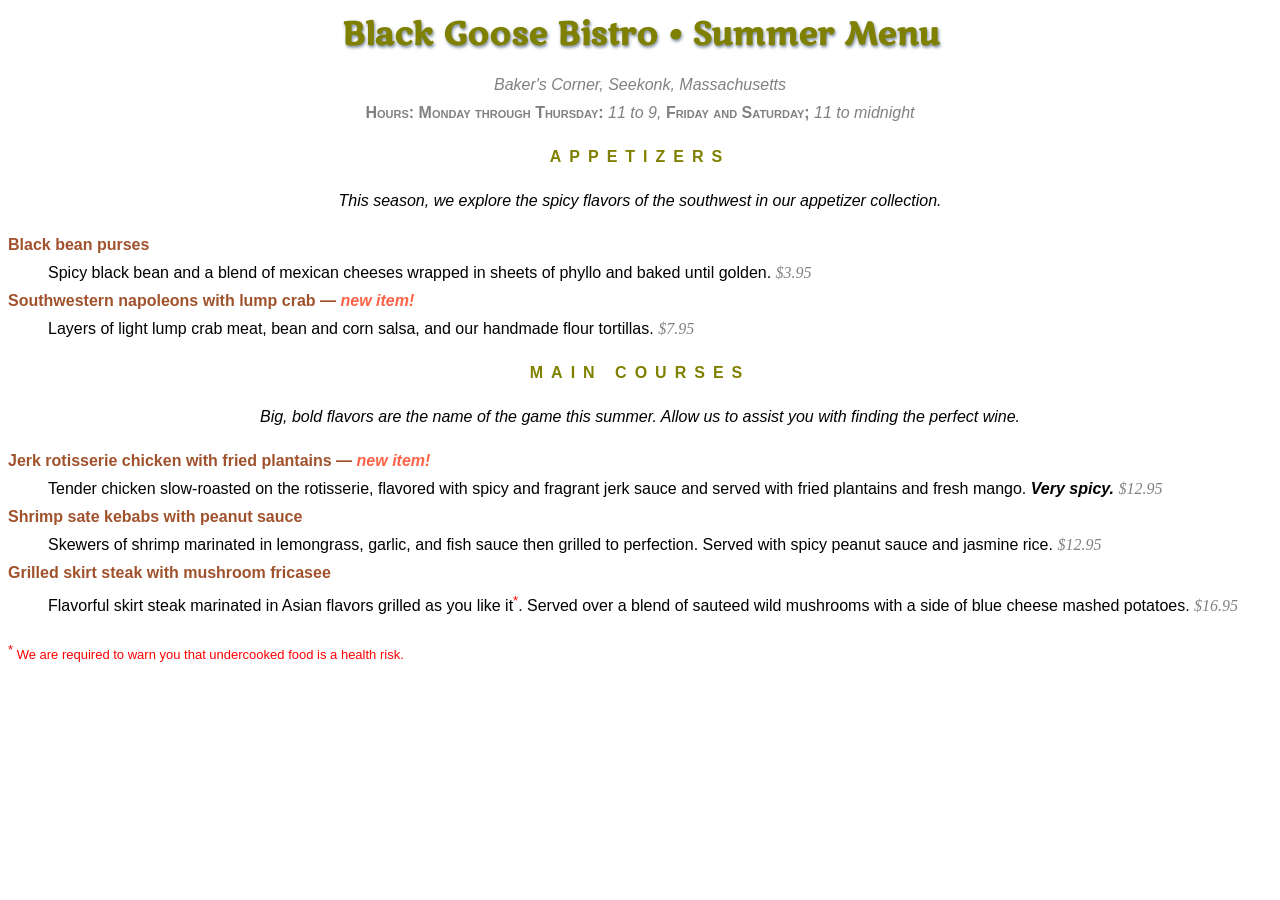
<file: webdevelopment/Mod 3/menu.html>
<!DOCTYPE html >
<html>

<head>
<meta charset="utf-8">
<title>Black Goose Bistro Summer Menu</title>
<link href="http://fonts.googleapis.com/css?family=Marko+One" rel="stylesheet">
<style>
    body { font-family: Verdana, sans-serif;
        font-size: 100%;
        line-height: 1.75em;}

    h1 { font-family: 'Marko One', Georga, serif;
        color: olive;
        text-shadow: .05em .05em .1em lightslategrey;}

    h2 {font-size: 1em;
        text-transform: uppercase;
        letter-spacing: 0.5em;
        color: olive;}

    h2 + p {text-align: center;
        font-style: italic;
        font-style: italic;}

    dt { font-weight: bold; 
        color:sienna}

    Strong { font-style: italic;}
        dt strong { color: tomato; }

    #info p {font-style: italic;
        color: gray;}

    h1, h2, #info {text-align: center;}

    .price {font-family: georgia, serif;
        font-style: italic;
        color: gray;}

    .label {font-weight: bold;
        font-variant: small-caps;
        font-style:normal}

    p.warning, sup {font-size:small;
        color: red;}

</style>
</head>

<body>

<div id="info">
<h1>Black Goose Bistro &bull; Summer Menu</h1>

<p>Baker's Corner, Seekonk, Massachusetts<br>
<span class="label">Hours: Monday through Thursday:</span> 11 to 9, <span class="label">Friday and Saturday;</span> 11 to midnight</p>
</div>

<div id="appetizers">
<h2>Appetizers</h2>
<p>This season, we explore the spicy flavors of the southwest in our appetizer collection.</p>

<dl>
<dt>Black bean purses</dt>
<dd>Spicy black bean and a blend of mexican cheeses wrapped in sheets of phyllo and baked until golden. <span class="price">$3.95</span></dd>

<dt class="newitem">Southwestern napoleons with lump crab &mdash; <strong>new item!</strong></dt>
<dd>Layers of light lump crab meat, bean and corn salsa, and our handmade flour tortillas. <span class="price">$7.95</span></dd>
</dl>
</div>

<div id="entrees">

<h2>Main courses</h2>
<p>Big, bold flavors are the name of the game this summer. Allow us to assist you with finding the perfect wine.</p>


<dl>

<dt class="newitem">Jerk rotisserie chicken with fried plantains &mdash; <strong>new item!</strong></dt>
<dd>Tender chicken slow-roasted on the rotisserie, flavored with spicy and fragrant jerk sauce and served with fried plantains and fresh mango. <strong>Very spicy.</strong> <span class="price">$12.95</span></dd>

<dt>Shrimp sate kebabs with peanut sauce</dt>
<dd>Skewers of shrimp marinated in lemongrass, garlic, and fish sauce then grilled to perfection. Served with spicy peanut sauce and jasmine rice. <span class="price">$12.95</span></dd>

<dt>Grilled skirt steak with mushroom fricasee</dt>
<dd>Flavorful skirt steak marinated in Asian flavors grilled as you like it<sup>*</sup>. Served over a blend of sauteed wild mushrooms with a side of blue cheese mashed potatoes. <span class="price">$16.95</span></dd>
</dl>

</div>

<p class="warning"><sup>*</sup> We are required to warn you that undercooked food is a health risk.</p>

</body>
</html>
</file>
<file: webdevelopment/nav.css>
/*
Name: Allison Snyder
Date: July 23, 2026
Course: Introduction to Web Design and Development
Description: Navigation for the responsive Allison Snyder portfolio website.
*/
/* ===== Header and Navigation Layout ===== */
header {
    display: flex;
    justify-content: space-between;
    align-items: center;
    padding: 0;
    background-color: #111D17;
    position: relative;
    z-index: 1000;
}

.nav-container {
    background-color: #111D17;
    padding: 0;
    width: 100%;
    margin: 0.2rem 0;
}

nav {
    background-color: #111D17;
    padding: 0;
    margin: 0;
    position: sticky;
    top: 0;
    width: 100%;
    display: flex;
    justify-content: space-between;
    align-items: center;
}

/* ===== Logo Styles ===== */
.logo-image {
    width: 200px;
    height: auto;
}

.logo a {
    display: inline-block;
    border: 2px solid transparent;
    border-radius: 8px;
    transition: border-color 0.3s ease;
    padding: 4px 8px;
}

.logo a:hover {
    border-color: #FFD700; /* Gold */
}

nav ul {
    list-style-type: none;
    display: flex;
    justify-content: flex-end;
    align-items: center;
    margin: 0;
    padding: 0;
    margin-right: 2rem;
}

nav ul li {
    display: flex;
    margin-left: 1rem;
    font-size: 1.2rem   ;
    justify-content: flex-end;
}

/* ===== Navigation Link Styles ===== */
nav a {
    text-decoration: none;
    color: #F6EEDC; /* Parchment Cream */
    padding: 0.5rem 1rem;
    border-bottom: 2px solid transparent;
    transition: color 0.3s ease, border-bottom-color 0.3s ease;
    font-weight: bold;
    font-size: 1.2rem   ;
    font-family: Arial, sans-serif;
}

nav a:hover {
    color: #FFD700; /* Gold */
    border-bottom-color: #FFD700;
}

#menu-toggle {
    display: none;
}

/* ===== Portfolio Dropdown Menu ===== */

.dropdown {
    position: relative;
}

.dropdown-menu {
    display: none;
    position: absolute;
    top: 100%;
    left: 0;
    z-index: 1001;

    width: 320px;              /* Fixed width */
    background-color: #111D17;
    border-radius: 8px;
    padding: 0.5rem 0;
    margin: 0;

    flex-direction: column;
    align-items: stretch;      /* Make items stretch full width */
    box-shadow: 0 4px 12px rgba(0, 0, 0, 0.2);
}

.dropdown-menu li {
    width: 100%;
    margin: 0;
    display: block;
}

.dropdown-menu a {
    display: block;
    width: 100%;
    padding: 0.75rem 1rem;
    color: #F6EEDC;
    border-bottom: none;
    text-align: left;
    box-sizing: border-box;
}

.dropdown-menu a:hover {
    background-color: #C9A227;
    color: #111D17;
}

/* Show dropdown on hover */
.dropdown:hover .dropdown-menu {
    display: flex;
}

/* ===== Mobile Hamburger Menu ===== */
.hamburger {
    display: none;
}

/* ===== Mobile Navigation Styles ===== */

@media screen and (max-width: 767px) {
    .hamburger {
        display: block;
        font-size: 2rem;
        color: #F6EEDC;
        cursor: pointer;
        margin-right: 1rem;
    }

    nav ul {
        display: none;
    }

    #menu-toggle:checked ~ .nav-list-2 {
        display: flex;
        flex-direction: column;
        width: 100%;
        background-color: #111D17;
        margin: 0;
        padding: 1rem 0;
        align-items: center;
    }

    nav ul li {
        margin: 0.5rem 0;
        justify-content: center;
        width: 100%;
        text-align: center;
    }

    nav {
        position: relative;
        flex-wrap: wrap;
    }

    /* Keep the dropdown choices hidden on mobile */

    .dropdown-menu,
    .dropdown:hover .dropdown-menu,
    .dropdown:focus-within .dropdown-menu {
        display: none;
    }
}
</file>
<file: webdevelopment/style.css>
/*
Name: Allison Snyder
Date: July 16, 2026
Course: Introduction to Web Design and Development
Description: Styles for the responsive Allison Snyder portfolio website.

/* ======================
   CSS
====================== */

* {
    margin: 0;
    padding: 0;
    box-sizing: border-box;
}

/* ======================
   General Styles
====================== */

body {
    background-color: #F6EEDC;
    color: #111D17;
    font-family: Lato, sans-serif;
    line-height: 1.6;
}

p {
    font-size: 1rem;
}

/* ======================
   Footer Styles
====================== */

footer {
    background-color: #111D17;

    background-image:
        linear-gradient(
            rgba(17, 29, 23, 0.88),
            rgba(17, 29, 23, 0.88)
        ),
        url("Background.png");

    background-size: cover;
    background-position: center;
    background-repeat: no-repeat;

    color: #F6EEDC;
    margin-top: 3rem;
    padding: 3rem 2rem 1.5rem;
}

.footer-container {
    display: flex;
    flex-direction: column;
    gap: 2.5rem;

    max-width: 1100px;
    margin: 0 auto;
}

.footer-column {
    text-align: center;
}

.footer-column h2 {
    color: #F6EEDC;
    font-family: Georgia, serif;
    font-size: 1.4rem;
    margin-bottom: 1rem;
   text-align: center;
}

footer h2,
footer p,
footer a,
footer span,
footer li {
    background-color: transparent;
}

/* Footer Contact Icon Animation */

.contact-icon {
    transition: transform 0.3s ease, filter 0.3s ease;
}

.contact-info li:hover .contact-icon {
    transform: scale(1.15);
    filter: drop-shadow(0 0 8px #C9A227);
}

/* Remove bullets from all footer lists */

.social-links,
.footer-nav-list,
.contact-info {
    list-style: none;
    margin: 0;
    padding: 0;
    align-items: center;
    text-align: center;
}

/* ======================
   Social Links
====================== */

.social-links {
    display: flex;
    justify-content: center;
    gap: 1rem;
}

.social-icon {
    display: block;
    width: 45px;
    height: 45px;
    object-fit: contain;

    transition: transform 0.3s ease;
}

.social-links a:hover .social-icon,
.social-links a:focus .social-icon {
    transform: scale(1.1);
}

/* ======================
   Quick Links
====================== */

.footer-nav-list {
    display: flex;
    flex-direction: column;
    gap: 0.5rem;
    align-items: center;
}

.footer-nav-list a {
    color: #F6EEDC;
    text-decoration: none;
}

.footer-nav-list a:hover,
.footer-nav-list a:focus {
    color: #C9A227;
    text-decoration: underline;
}

/* ======================
   Contact Information
====================== */

.contact-info {
    display: flex;
    flex-direction: column;
    gap: 0.75rem;
}

.contact-info li {
    display: flex;
    justify-content: center;
    align-items: center;
    gap: 0.6rem;
}

.contact-icon {
    width: 24px;
    height: 24px;
    object-fit: contain;
}

.contact-info a,
.contact-info span {
    color: #F6EEDC;
}

.contact-info a {
    text-decoration: none;
}

.contact-info a:hover,
.contact-info a:focus {
    color: #C9A227;
    text-decoration: underline;
}

/* ======================
   Footer Bottom
====================== */

.footer-bottom {
    max-width: 1100px;
    margin: 2rem auto 0;
    padding-top: 1rem;

    border-top: 1px solid rgba(246, 238, 220, 0.4);

    color: #F6EEDC;
    font-size: 0.9rem;
    text-align: center;
}

/* ======================
   Tablet and Desktop Footer
====================== */

@media (min-width: 768px) {

    .footer-container {
        flex-direction: row;
        justify-content: space-between;
        align-items: flex-start;
    }

    .footer-column {
        flex: 1;
        text-align: center;
    }

    .social-links {
        justify-content:center;
    }

    .contact-info li {
        justify-content: center;
    }
}

/* ======================
   Headings Home Page Styles
====================== */

h1,
h2,
h3 {
    font-family: Georgia, serif;
    color: #111D17;
}

h1 {
    font-size: 3rem;
}
/* ======================
   Hero Section Home Page Styles
====================== */
.hero {
    background-image: url("HeroImage.png");
    background-repeat: no-repeat;
    background-size: cover;
    background-position: center;
    min-height: 100vh;

    display: flex;
    justify-content: center;
    align-items: center;
    text-align: center;
    Position: relative;
    padding: 2rem;
}

/* ======================
   Hero Text Home Page Styles
====================== */

.hero-text {
    max-width: 600px;
    background-color:#2b2b2b88; /* Dark Charcoal */
    padding: 2rem;
    border-radius: 10px;
}

.hero h1 {
    font-size: 3rem;
    margin-bottom: 1rem;
    color: #f6eedc; /* Parchment Cream */

}

.introduction {
    font-size: 1.2rem;
    margin-bottom: 1rem;
     color: #f6eedc; /* Parchment Cream */
}

.hero-button {
        display: block;
    width: fit-content;
    margin: 1.5rem auto 0 auto;
    Padding: 0.8rem 1.5rem;
    font-size: 1.1rem;

    background-color: #C9A227; /* Antique Gold */
    color: #111D17; /* Forest Green */

    text-decoration: none;
    font-weight: bold;
    border-radius: 8px;

    transition: background-color 0.3s ease;
}

.hero-button:hover {
    background-color: #b6921f;
}

.ai-statement {
    font-size: 0.9rem;
    font-style: italic;
    color: #f6eedc; /* Parchment Cream */
}
/* ======================
Image Credit Home Page Styles
====================== */
.image-credit {
    position: absolute;
    bottom: 1rem;
    left: 1rem;

    font-size: 0.8rem;
    color: #F6EEDC;

    background-color: rgba(0, 0, 0, 0.5);
    padding: 0.3rem 0.6rem;
    border-radius: 5px;
}

/* ======================
   Focus Section Home Page Styles
====================== */
.focus {
    padding: 4rem 2rem;
    text-align: center;
}
.focus h2 {
    display: flex;
    align-items: center;
    justify-content: center;
    gap: 1rem;
    color: #111D17;
    margin-bottom: 3rem;
}

.focus h2::before,
.focus h2::after {
    content: "";
    width: 120px;
    height: 2px;
    background-color: #C9A227;

}

.focus-container {
    display: flex;
    flex-direction: column;
    gap: 2rem;
}
.focus-card {
    background-color: #F6EEDC;
    padding: 2rem;
    border-radius: 15px;
    box-shadow: 0 4px 12px rgba(0,0,0,.15);
}

.focus-card img {
    width: 100px;
    height: auto;
    margin-bottom: 1rem;
}
.focus-button {
    display: inline-block;
    margin-top: 3rem;
    padding: 0.75rem 1.5rem;

    background-color: #C9A227; /* Antique Gold */
    color: #111D17; /* Forest Green */

    text-decoration: none;
    font-weight: bold;
    border-radius: 8px;

    transition: background-color 0.3s ease;
}
.focus-button:hover {
    background-color: #b6921f;
}
/* ======================
   Tablet and Phone Home Page Styles
====================== */

@media (min-width: 768px) {
    .hero {
    justify-content: flex-start;
    align-items: center;
    text-align: left;
    padding-left: 8rem;
}
}
@media (min-width: 768px) {
    .focus-container {
        flex-direction: row;
        justify-content: center;
        gap: 2rem;
    }

    .focus-card {
        flex: 1;
        max-width: 300px;
    }
}
/* ======================
   Headings About Page Styles
====================== */
/* Custom font from Google Fonts applied to site */

h1.about-me,
.about-text h2,
.education h2,
.media h2 {
    font-family: "Bona Nova", serif;
}

/* Custom styles for all <h1> elements */

h1.about-me {
    font-size: 3rem;
    text-align: center;
    margin-bottom: 2rem;
    letter-spacing: 1px;
    text-shadow: 2px 2px 4px rgba(43, 43, 43, 0.3);
}

/* Custom styles for About page <h2> elements */

.about-text h2 {
    letter-spacing: 0.5px;
    text-decoration: underline;
    text-decoration-color: #C9A227;
    text-decoration-thickness: 2px;
    text-underline-offset: 5px;
}
h1
/* ======================
   About Page Styles
====================== */
.nav-list {
    list-style: none;
    display: flex;
    flex-direction: column;
    gap: 2rem;
    margin-bottom: 2rem;
}
.nav-list li {
    font-size: 1.2rem;
}
.nav-list li a {
    text-decoration: none;
    color: #111D17; /* Forest Green */
    font-weight: bold;
}
.nav-list li a:hover {
    color: #C9A227; /* Antique Gold */
}
.about p {
    font-size: 1.2rem;
    margin-bottom: 3rem;
    text-align: left;
}

.about-container {
    display: grid;
    grid-template-columns: 1fr;
    grid-template-rows: auto;
    gap: 2rem;

    max-width: 1100px;
    margin: 0 auto;
    padding: 2rem;
}
.ai-statement-2 {
    font-size: 0.9rem;
    font-style: italic;
    color: #111D17; /* Forest Green */
    text-align: left;
    padding-top: 0.5rem;
}
.headshot {
    display: block;
    width: 100%;
    max-width: 350px;
    height: auto;
    margin: 0 auto 1rem auto;
    border: 2px solid #111D17;
    border-radius: 8px;
}
.about-text p {
    text-align: left;
    margin-bottom: 0.5rem;
}

.print-focus,
.print-education {
    display: none;
}
/* ======================
   Education About Page Styles
====================== */
.education {
    padding: 0;
    text-align: center;
}
.education h2 {
    display: flex;
    align-items: center;
    justify-content: center;
    gap: 1rem;
    color: #111D17;
    margin-bottom: 3rem;
}

.education h2::before,
.education h2::after {
    content: "";
    width: 120px;
    height: 2px;
    background-color: #C9A227;

}
.education-container {
    display: flex;
    flex-direction: column;
    gap: 2rem;
}
.education-card {
    background-color: #F6EEDC;
    padding: 2rem;
    border-radius: 15px;
    box-shadow: 0 4px 12px rgba(0,0,0,.15);
}

.education-card img {
    width: 100px;
    height: auto;
    margin-bottom: 1rem;
}

/* ======================
   Media About Page Styles
====================== */
.media {
    padding: 4rem 2rem;
    text-align: center;
}
.media h2 {
    display: flex;
    align-items: center;
    justify-content: center;
    gap: 1rem;
    color: #111D17;
    margin-bottom: 3rem;
}

.media h2::before,
.media h2::after {
    content: "";
    width: 120px;
    height: 2px;
    background-color: #C9A227;

}
.media-container {
    display: flex;
    flex-direction: column;
    gap: 2rem;
}

.media-card {
    background-color: #F6EEDC;
    padding: 2rem;
    border-radius: 15px;
    box-shadow: 0 4px 12px rgba(0,0,0,.15);
}

.media-card video {
    width: 100%;
    max-width: 300px;
    height: auto;
    margin-bottom: 1rem;
    border-radius: 8px;
    margin-top: 1rem;
}

.resume-link {
    display: inline-block;
    padding: 0.75rem 1.5rem;
    margin-top: 1rem;
    border: 2px solid #111D17;
    background-color: #f6eedc;
    color: #111D17;
    text-decoration: none;
    font-weight: bold;
    border-radius: 8px;
}

.resume-link:hover {
    background-color: #c9a227;
    color: #111D17;
}
/* ======================
   Tablet and Desktop About Page Styles
====================== */
@media (min-width: 768px) {
    .about-container {
        grid-template-columns: minmax(250px, 1fr) 2fr;
        align-items: start;
    }

    .education-container,
    .media-container {
        flex-direction: row;
        justify-content: center;
        gap: 2rem;
    }

    .education-card,
    .media-card {
        flex: 1;
        max-width: 500px;
    }
}

/* ======================
   Print Styles - About Page
====================== */

@media print {

    @page {
        margin: 1in;
    }

    body {
        background: white;
        color: black;
        font-family: Georgia, "Times New Roman", serif;
        font-size: 11pt;
        line-height: 1.3;
    }

    header,
    nav,
    .about-image,
    .headshot,
    .focus,
    .print-focus,
    .education-container,
    .media,
    .ai-statement-2 {
        display: none;
    }

    h1.about-me {
        display: block;
        color: black;
        font-size: 20pt;
        margin-bottom: 0.5rem;
        text-align: left;
    }

    .about-container {
        display: block;
        padding: 0;
        margin: 0;
        max-width: 100%;
    }

    .about-text h2 {
        display: none;
    }

    .about-text p {
        display: block;
        color: black;
        font-size: 11pt;
        margin-bottom: 0.5rem;
    }

    .education {
        display: block;
        padding: 0;
        margin-top: 1rem;
        text-align: left;
    }

    .education h2 {
        display: block;
        color: black;
        font-size: 14pt;
        margin-top: 0.75rem;
        margin-bottom: 0.4rem;
        text-align: left;
    }

    .education h2::before,
    .education h2::after {
        display: none;
    }

    .print-education {
        display: block;
        color: black;
        font-size: 11pt;
        margin-left: 1rem;
        padding-left: 1rem;
    }

    .print-education li {
        color: black;
        margin-bottom: 0.35rem;
    }

    footer {
        display: block;
        background: none;
        color: black;
        text-align: left;
        padding: 0;
        margin-top: 1rem;
        border-top: 1px solid black;
        font-size: 10pt;
    }

    footer p {
        color: black;
        margin-top: 0.5rem;
    }
}
/* ===== Teaching Philosophy Page Styles ===== */

.philosophy-section {
    background-color: #F6EEDC;
    color: #111D17;
    padding: 2rem;
}

.philosophy-section h1 {
    font-family: Georgia, serif;
    color: #111D17;
    text-align: center;
}

.philosophy-text-box {
    max-width: 1000px;
    margin: 2rem auto 3rem auto;
    padding: 2rem;
}

.philosophy-text-box {
    max-width: 1000px;
    margin: 2rem auto 3rem auto;
    padding: 2rem;
    border: 2px solid #111D17;
    border-radius: 8px;
}

.philosophy-text-box p:first-of-type::first-letter {
    color: #C9A227;
    font-size: 1.5em;
    font-weight: bold;
}

.philosophy-text-box p:nth-of-type(even) {
    text-indent: 2rem;
}

.ai-statement {
    font-style: italic;
}

/* ===== Philosophy Quote Banner ===== */

.philosophy-banner {
    background-image:
        linear-gradient(rgba(0, 0, 0, 0.35), rgba(0, 0, 0, 0.35)),
        url("Background.png");
    background-size: cover;
    background-position: center;
    background-repeat: no-repeat;

    max-width: 1000px;
    min-height: 180px;
     margin: 2rem auto 3rem auto;
    padding: 2rem;

    display: flex;
    flex-direction: column;
    justify-content: center;
    align-items: center;

    text-align: center;
    border-radius: 8px;
}

.philosophy-banner h2 {
    font-family: Georgia, serif;
    color: #F6EEDC;
    font-size: 2rem;
    font-weight: bold;
    font-style: italic;
    margin: 0 0 0.5rem 0;
    text-shadow: 2px 2px 6px rgba(0, 0, 0, 0.5);
}

.philosophy-banner p {
    font-family: Lato, Arial, sans-serif;
    color: #C9A227;
    font-size: 1.2rem;
    font-style: italic;
    margin: 0;
}


/* ===== Philosophy in Action Section ===== */

.philosophy-action {
    background-color: #F6EEDC;
    border: 2px solid #111D17;
    max-width: 700px;
    margin: 1rem auto 2rem auto;
    padding: 2rem;
    text-align: center;
    border-radius: 8px;
      box-shadow: 0 4px 12px rgba(0,0,0,.08);
}

.philosophy-action h2 {
    font-family: Lato, Arial, sans-serif;
    font-weight: bold;
    color: #111D17;
    margin-bottom: 1rem;
}

.project-button {
    display: inline-block;
    background-color: #C9A227;
    color: #111D17;
    font-family: Lato, Arial, sans-serif;
    font-weight: bold;
    text-decoration: none;
    padding: 0.75rem 1.5rem;
    border-radius: 6px;
}

.project-button:hover {
    background-color: #111D17;
    color: #F6EEDC;
}
/* ======================
   Contact Page Styles
====================== */

.contact-page {
    width: 100%;
    max-width: 900px;
    margin: 0 auto;
    padding: 3rem 1.25rem;
}

/* ======================
   Contact Introduction
====================== */

.contact-introduction {
    max-width: 700px;
    margin: 0 auto 2rem;
    text-align: center;
}

.contact-introduction h1 {
    font-size: 2.5rem;
    margin-bottom: 1rem;
}

.contact-introduction p {
    font-size: 1.1rem;
    margin: 0;
}

/* ======================
   Contact Form Section
====================== */

.contact-form-section {
    max-width: 700px;
    margin: 0 auto;
    padding: 1.5rem;

    background-color: #F6EEDC;
    border: 2px solid #111D17;
    border-radius: 12px;

    box-shadow: 0 4px 12px rgba(0, 0, 0, 0.15);
}

.contact-form-section h2 {
    margin-bottom: 1.5rem;
    text-align: center;
}

/* ======================
   Form and Fieldset
====================== */

.contact-form {
    width: 100%;
}

.contact-form fieldset {
    margin: 0;
    padding: 1.5rem;

    border: 2px solid #111D17;
    border-radius: 8px;
}

.contact-form legend {
    padding: 0 0.75rem;

    color: #111D17;
    font-family: Georgia, serif;
    font-size: 1.3rem;
    font-weight: bold;
}

/* ======================
   Form Fields
====================== */

.form-group {
    display: flex;
    flex-direction: column;
    gap: 0.4rem;
    margin-bottom: 1.25rem;
}

.form-group label {
    color: #111D17;
    font-weight: bold;
}

.form-group input,
.form-group select,
.form-group textarea {
    width: 100%;
    padding: 0.75rem;

    border: 2px solid #111D17;
    border-radius: 6px;

    background-color: #FFFFFF;
    color: #2B2B2B;

    font-family: Lato, Arial, sans-serif;
    font-size: 1rem;
}

.form-group textarea {
    min-height: 150px;
    resize: vertical;
}

/* Keyboard focus */

.form-group input:focus,
.form-group select:focus,
.form-group textarea:focus {
    outline: 3px solid #C9A227;
    outline-offset: 2px;
}

/* ======================
   Submit Button
====================== */

.contact-submit {
    display: block;
    width: fit-content;
    margin: 0 auto;
    padding: 0.8rem 1.5rem;

    border: 2px solid #C9A227;
    border-radius: 8px;

    background-color: #C9A227;
    color: #111D17;

    font-family: Lato, Arial, sans-serif;
    font-size: 1rem;
    font-weight: bold;

    cursor: pointer;
}

.contact-submit:hover,
.contact-submit:focus {
    background-color: #111D17;
    color: #F6EEDC;
}

.form-instructions {
    margin-top: 1.5rem;
    text-align: center;
}

/* ======================
   Tablet and Desktop
====================== */

@media (min-width: 768px) {

    .contact-page {
        padding: 4rem 2rem;
    }

    .contact-introduction h1 {
        font-size: 3rem;
    }

    .contact-form-section {
        padding: 2.5rem;
    }

    .contact-form fieldset {
        padding: 2rem;
    }
}
/* ===== Portfolio Introduction ===== */

.portfolio-introduction {
    max-width: 900px;
    margin: 2rem auto 3rem;
    padding: 0 1.5rem;
    text-align: center;
}

/* ===== Decorative Portfolio Heading ===== */

.portfolio-heading {
    display: flex;
    align-items: center;
    justify-content: center;
    gap: 1rem;
    margin-bottom: 1rem;
}

.heading-line {
    flex: 1;
    max-width: 180px;
    height: 3px;
    background-color: #C9A227;
}

.portfolio-title {
    margin: 0;

    font-family: Georgia, "Times New Roman", serif;
    font-size: 3rem;
    letter-spacing: 3px;
    text-transform: uppercase;

    color: #111D17;
}

/* ===== Portfolio Subtitle ===== */

.portfolio-subtitle {
    margin-bottom: 1.5rem;

    font-family: Lato, Arial, sans-serif;
    font-size: 1.5rem;
    font-weight: bold;

    color: #111D17;
}

/* ===== Portfolio Introduction Text ===== */

.portfolio-introduction p {
    max-width: 750px;
    margin: 0 auto;

    font-family: Lato, Arial, sans-serif;
    font-size: 1.1rem;
    line-height: 1.8;

    color: #111D17;
}
/* ===== Portfolio Project Sections ===== */

.portfolio-project {
    max-width: 1100px;
    margin: 2rem auto;
    padding: 2rem;
    background-color: #F6EEDC;
}

/* ===== Project Title Banner ===== */

.project-title {
    margin: 0 0 1.5rem;
    padding: 1.25rem 2rem;

    background-color: #111D17;
    background-image:
        linear-gradient(
            rgba(17, 29, 23, 0.75),
            rgba(17, 29, 23, 0.75)
        ),
        url("Background.png");

    background-repeat: no-repeat;
    background-position: center;
    background-size: cover;

    font-family: Georgia, "Times New Roman", serif;
    font-size: 1.8rem;
    line-height: 1.3;

    color: #F6EEDC;
    text-align: center;
    text-shadow: 1px 1px 2px #111D17;

    border-bottom: 4px solid #C9A227;
    border-right: 4px solid #C9A227
}

/* ===== Project Text Content ===== */

.project-description,
.project-artifacts,
.project-reflection {
    margin-bottom: 2rem;
}

.portfolio-project h3 {
    margin-bottom: 0.75rem;
    font-family: Georgia, "Times New Roman", serif;
    font-size: 1.35rem;
    color: #111D17;
}

.portfolio-project p {
    font-family: Lato, Arial, sans-serif;
    line-height: 1.6;
    color: #111D17;
}

/* ===== Responsive Table Container ===== */

.tools-figure {
    margin: 1.5rem 0 2rem;
}

.table-responsive {
    width: 100%;
    overflow-x: auto;
}

/* ===== Expandable Project Sections ===== */

.project-dropdown {
    margin-bottom: 1.25rem;
    border: 2px solid #111D17;
    border-radius: 6px;
    background-color: #F6EEDC;
    overflow: hidden;
}

.project-dropdown summary {
    padding: 1rem 1.25rem;

    background-color: #111D17;
    color: #F6EEDC;

    font-family: Georgia, "Times New Roman", serif;
    font-size: 1.2rem;
    font-weight: bold;

    cursor: pointer;
}

.project-dropdown summary:hover {
    background-color: #4F7C78;
}

.project-dropdown summary:focus {
    outline: 3px solid #C9A227;
    outline-offset: -3px;
}

.dropdown-content {
    padding: 1.25rem;
}

/* ===== Project Tools Table ===== */

.tools-table {
    width: 100%;
    min-width: 550px;
    border-collapse: collapse;
    border: 2px solid #111D17;
    font-family: Lato, Arial, sans-serif;
    color: #111D17;
}

.tools-table caption {
    padding: 0 0 0.75rem;
    font-family: Georgia, "Times New Roman", serif;
    font-size: 1.2rem;
    font-weight: bold;
    color: #111D17;
    text-align: left;
}

.tools-table th,
.tools-table td {
    padding: 0.85rem;
    border: 1px solid #111D17;
    text-align: left;
    vertical-align: top;
}

.tools-table thead {
    background-color: #111D17;
    color: #F6EEDC;
}

.tools-table tbody tr:nth-child(odd) {
    background-color: #F6EEDC;
}

.tools-table tbody tr:nth-child(even) {
    background-color: #E3DCCB;
}

.tools-table tbody tr:hover {
    background-color: #D6C98E;
}

/* ======================
   Mobile Tools List
====================== */

/* Hide on desktop/tablet */
.mobile-tools {
    display: none;
}

.mobile-tools ul {
    list-style: disc;
    padding-left: 1.5rem;
}

.mobile-tools li {
    margin-bottom: 1rem;
}

.mobile-tools li::marker {
    color: #C9A227;
    font-size: 1.2rem;
}

.mobile-tools strong {
    color: #2F4F3E;
    font-family: "Bona Nova", serif;
}

.mobile-tools p {
        margin: 0.25rem 0 0 1rem;
        padding: 0;
        color: #2B2B2B;
        line-height: 1.5;
 }

/* ===== Supporting Artifact Grid ===== */

.artifact-grid {
    display: grid;
    grid-template-columns: repeat(2, 1fr);
    gap: 1.5rem;
}

.project-figure {
    margin: 0;
}

.project-figure img {
    display: block;
    width: 100%;
    height: 350px;
    object-fit: cover;
    border: 2px solid #111D17;
    border-radius: 8px;
}

.project-figure figcaption {
    margin-top: 0.5rem;
    font-family: Lato, Arial, sans-serif;
    font-size: 0.95rem;
    font-style: italic;
    color: #111D17;
    text-align: center;
}

.artifact-credit {
    margin-top: 0.75rem;
    font-size: 0.85rem;
    font-style: italic;
    text-align: center;
    color: #111D17;
}

.project-figure video {
    display: block;
    width: 100%;
    height: auto;

    border: 2px solid #111D17;
    border-radius: 8px;
}

.artifact-link {
    display: block;
    width: fit-content;
    margin: 0.75rem auto 0;
    padding: 0.65rem 1rem;

    background-color: #111D17;
    color: #F6EEDC;

    font-family: Lato, Arial, sans-serif;
    font-weight: bold;
    text-align: center;
    text-decoration: none;

    border-radius: 6px;
}

.artifact-link:hover {
    background-color: #C9A227;
    color: #111D17;
}

.artifact-link:focus {
    outline: 3px solid #C9A227;
    outline-offset: 3px;
}

.document-frame,
.canva-embed {
    position: relative;
    width: 100%;
    height: 350px;
    overflow: hidden;

    background-color: #FFFFFF;
    border: 2px solid #111D17;
    border-radius: 8px;
}

.document-frame object,
.canva-embed iframe {
    display: block;
    width: 100%;
    height: 100%;
    border: none;
}



/* ===== Project Reflection ===== */

.project-reflection {
    padding: 1.5rem;
    background-color: rgba(79, 124, 120, 0.12);
    border-left: 5px solid #4F7C78;
    border-radius: 5px;
}

/* ===== AI Assistance Statement ===== */

.portfolio-project .ai-statement {
    margin-top: 1rem;
    font-size: 0.85rem;
    font-style: italic;
    text-align: center;
}

/* ===== Portfolio Project Mobile Layout ===== */

@media screen and (max-width: 768px) {

    .portfolio-title {
    font-size: 2.25rem;
    }

    .portfolio-subtitle {
    font-size: 1.25rem;
    }

    .portfolio-introduction p {
    font-size: 1rem;
    }

    .portfolio-project {
        margin: 1.25rem 1rem;
        padding: 1rem;
    }

    .project-title {
        padding: 0.9rem 1rem;
        font-size: 1.25rem;
    }

    .portfolio-project h3 {
        font-size: 1.15rem;
    }

    .artifact-grid {
        grid-template-columns: 1fr;
        gap: 1.25rem;
    }

    .tools-table {
        font-size: 0.9rem;
    }

    .tools-table th,
    .tools-table td {
        padding: 0.65rem;
    }

    .project-reflection {
        padding: 1rem;
        border-left-width: 4px;
    }

        .table-responsive {
        display: none;
    }

    .mobile-tools {
        display: block;
    }

}
</file>
